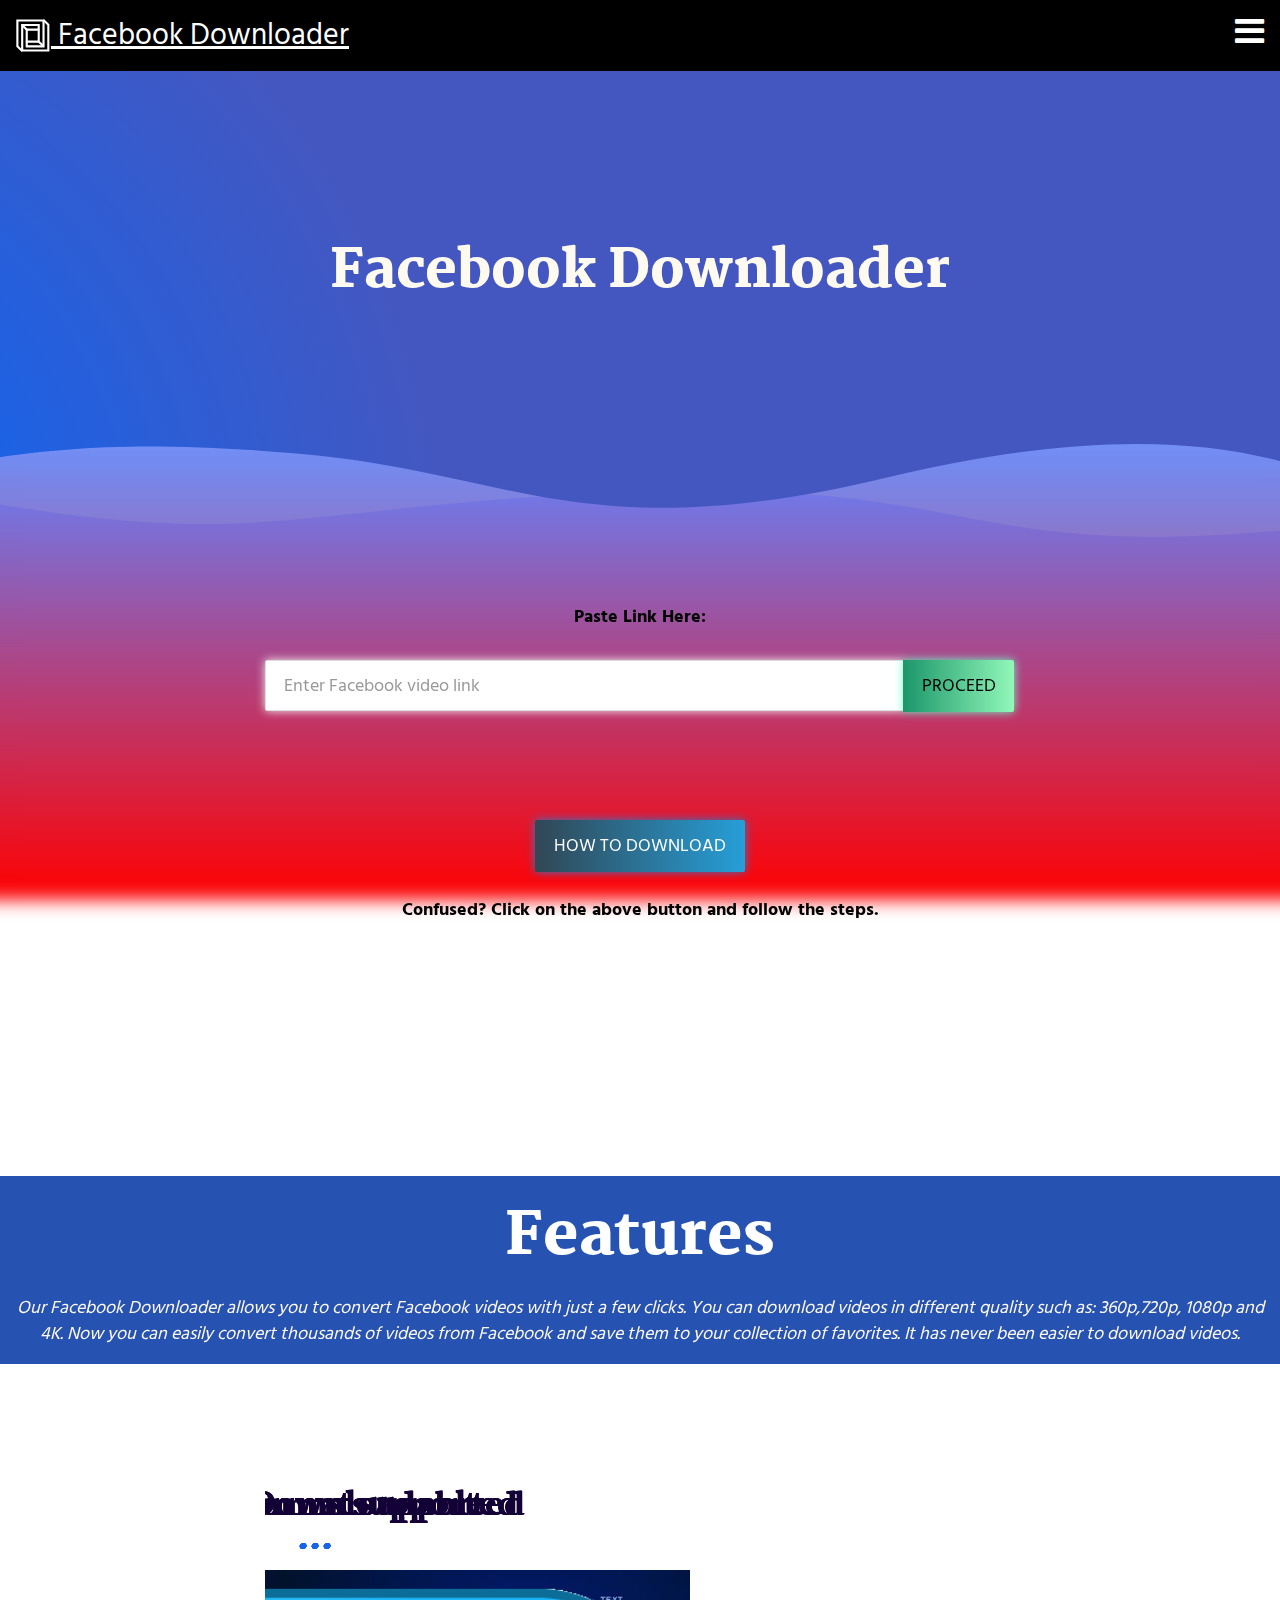
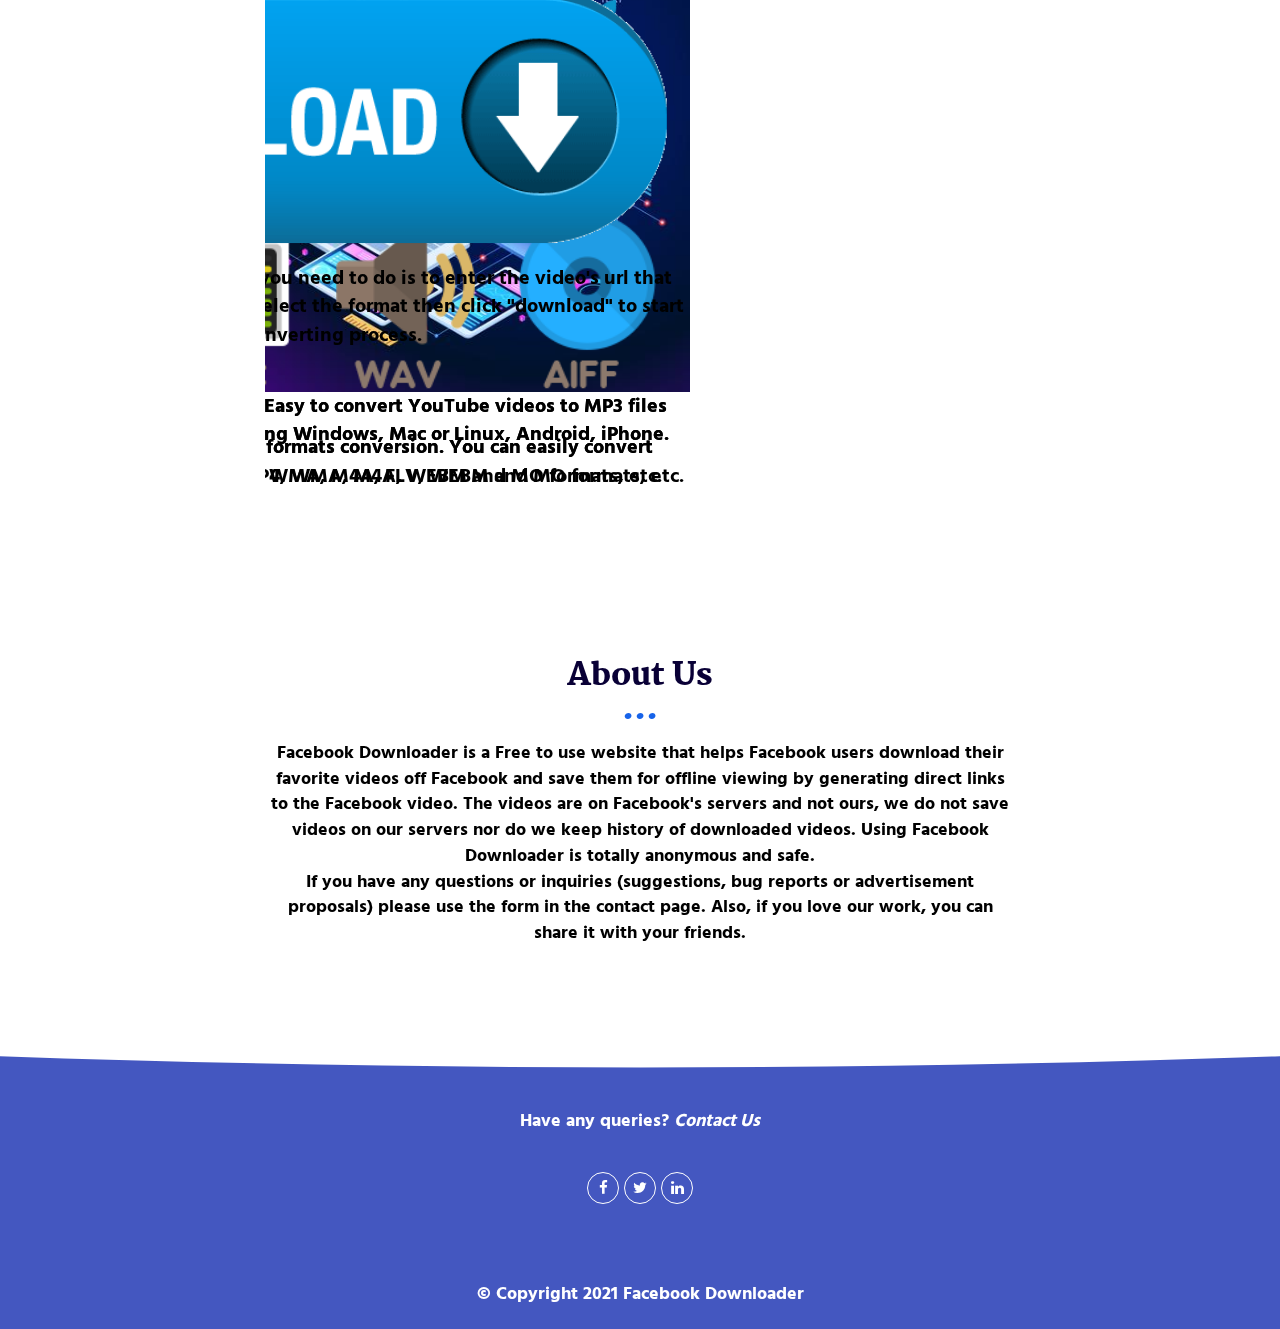
<file: index.html>
<!DOCTYPE html>
<html lang="en">

<head>

  <meta charset="UTF-8">

  <meta content="IE=edge" http-equiv="X-UA-Compatible">


  <meta content="width=device-width,initial-scale=1" name="viewport">
  <meta content="description" name="description">
  <meta name="google" content="notranslate" />
  <meta content="Mashup templates have been developped by Rashmi XD" name="author">


  <meta name="msapplication-tap-highlight" content="no">


  <link rel="apple-touch-icon" sizes="180x180" href="./assets/apple-icon-180x180.png">
  <link href="./assets/favicon.ico" rel="icon">

  <link href="" rel="stylesheet">
  <link href="style.css" rel="stylesheet">

  <script src="https://ajax.googleapis.com/ajax/libs/jquery/3.5.1/jquery.min.js"></script>


  <title>Facebook</title>

  <link href="./main.550dcf66.css" rel="stylesheet">


</head>

<body>

  <header>
    <nav class="navbar-fixed-top">
    <div class="topnav ">

      <a class=" activenav">
        <div>
        <img src="./assets/images/mashup-icon.svg" class="navbar-logo-img" alt="">
        Facebook Downloader
      </div>
      </a>

      <div id="myLinks">

        <a href="#" onclick=" myFunction()">Home</a>
        <a href="#myBtn" onclick=" myFunction()">How to Download</a>
        <a href="#features" onclick="myFunction()">Features</a>

        <a href="#about" onclick="myFunction() " >About Us</a>
      </div>

      <a href="javascript:void(0);" class="icon" onclick="myFunction()">
        <i class="fa fa-bars fa-2x" style="color: white;"></i>
      </a>
    </div>
  </nav>

  </header>




  <div class="hero-full-container background-image-container white-text-container">
    <div class="container">
      <div class="row">
        <br>
        <div class="col-xs-12">
          <h1 style="color:floralwhite; font-size: 2.95em; text-align: center;">Facebook Downloader</h1>

          <br>
        </div>
      </div>
    </div>
  </div>
  <div class="section-container">
    <div class="container">
      <div class="row">
        <div class="col-xs-12 col-md-8 col-md-offset-2">
          <div class="text-center">
            <div class="">

              <div class="card-body">
                <div class="row">
                  <div class="col-md-12">
                    <div class="form-group" style="text-align: center;">

                      <label class="text-weight" style="color: black;"><b>Paste Link Here:</b></label>
                      <br>
                      <br>
                      <div class="input-group " style="text-align: center;">
                        <input type="txt" name="link" id="youtube-id" placeholder="Enter Facebook video link" style="box-shadow: 0 0 10px rgb(243, 243, 243);"
                          class="form-control link" required>
                        <span class="input-group-btn" id="bthide">
                          <button class="btn  btn-block click-btn-down btn-grad1" type="submit"> Proceed</button>

                        </span>
                      </div>

                    </div>
                    <br>


                  </div>
                </div>
                <form class="form-download">
                  <div class="row">
                    <div class="col-md-12">
                      <div id='hide' style="display: none;" class="form-group">
                        <label class="text-weight" style="color: black;"><b>Select Format:</b></label>
                        <br>
                        <br>
                        <select class="form-control formte" required>
                          <option selected disabled>Select Format</option>
                          <option value="mp3">Mp3 Audio</option>
                          <option value="m4a">M4a Audio</option>
                          <option value="360">360 Mp4</option>
                          <option value="480">480 Mp4</option>
                          <option value="720">720 Mp4</option>
                          <option value="1080">1080 Mp4</option>
                          <option value="4k">4k Mp4</option>
                          <option value="8k">8k Mp4</option>
                        </select>
                      </div>
                    </div>
                  </div>
                  <br>
                  <div class="row">
                    <div class="col-md-12">
                      <div class="form-group mt-4 download-video">

                      </div>
                    </div>
                  </div>
                </form>
              </div>
              <br>




              <button type="button" class="btn btn-grad" id="myBtn">How to Download</button>
              <br>
              <br>
              <p style="color: black;"><b>Confused? Click on the above button and follow the steps.</b></p>
            </div>
          </div>

<div id="myModal" class="modal">

  <!-- Modal content -->
<div class="modal-content">

  <div id="myCarousel" class="carousel slide" data-ride="carousel">
    <!-- Indicators -->
    <ol class="carousel-indicators">
      <li data-target="#myCarousel" data-slide-to="0" class="active"></li>
      <li data-target="#myCarousel" data-slide-to="1"></li>
      <li data-target="#myCarousel" data-slide-to="2"></li>
      <li data-target="#myCarousel" data-slide-to="3"></li>
      <li data-target="#myCarousel" data-slide-to="4"></li>

    </ol>
  <div class="modal-body">
    <span class="close">&times;</span>
  <div class="carousel-inner">
    <div class="item active">
      <div style="text-align: center;">
        <h3 style="color: floralwhite;">Step-1</h3>

      </div>
      <img src="./assets/images/s1.PNG" class="centerimg" style="width: 80%;">
      <br>
      <p style="color: rgb(0, 0, 0);"><b>Paste the link of your video in the given place.</b></p>
    </div>

    <div class="item">
      <div style="text-align: center;">
        <h3 style="color: floralwhite;">Step-2</h3>
      </div>
      <img src="./assets/images/s2.PNG" class="centerimg" style="width: 80%;">
      <br>

      <p style="color: rgb(0, 0, 0);"><b>Click on the PROCEED button.</b></p>

    </div>

    <div class="item">
      <div style="text-align: center;">
        <h3  style="color: floralwhite;">Step-3</h3>
      </div>
      <img src="./assets/images/s3.PNG" class="centerimg" style="width: 80%;">
      <br>

      <p  style="color: rgb(0, 0, 0);"> <b>Click on the drop-down arrow & select the format in which you want to download from the drop-down list.</b></p>

    </div>
    <div class="item">
      <div style="text-align: center;">
        <h3 style="color: floralwhite;">Step-4</h3>
      </div>
      <img src="./assets/images/s4.PNG" class="centerimg" style="width: 80%;">
      <br>

      <p style="color: rgb(0, 0, 0);"><b>Click on Download button.</b></p>

    </div>
    <div class="item">
      <div style="text-align: center;">
        <h3 style="color: floralwhite;">Step-5</h3>
      </div>
      <img src="./assets/images/s5.PNG" class="centerimg" style="width: 80%;">
      <br>

      <p style="color: rgb(0, 0, 0);"> <b>Wait for the download bar to load to 100% and then click on Download Now!</b></p>

    </div>
    <br>
    <br>
    <br>
  </div>

</div>


</div>
  </div>
  <!-- <div class="modal-footer">
    <h3>Modal Footer</h3>
  </div> -->
</div>


              </div>


            </div>
          </div>
        </div>
      </div>
    </div>
  </div>





  </div>
  </div>




  <br>
  <br>
  <br>

  <br>

  <br>

  <br>

  <br>


  <div class="about-section">
    <h1 style="color:white;" id=features>Features</h1>
    <p  style="color: floralwhite;"><em>Our Facebook Downloader allows you to convert Facebook videos with just a few clicks. You can download
      videos in different quality such as: 360p,720p, 1080p and 4K. Now you can easily convert thousands of videos
      from Facebook and save them to your collection of favorites. It has never been easier to download videos.</em>

  </div>

  <div class="section-container">
    <div class="container">
      <div class="row">
        <div class="col-xs-12 col-md-8 col-md-offset-2">
          <div class="text-center">
<div class="content-slider">
  <div class="slider">
    <div class="mask">
      <ul>
        <li class="anim1">
          <div ><h2 style="color: rgb(19, 0, 54); text-align: center;">Full platforms supported</h2>
            <img
          src="./assets/images/f1.jpg" style="width:100%">
          </div>
          <div class="source" style="color: rgb(0, 0, 0);"><b>We support all device platforms. Easy to convert YouTube videos to MP3 files regardless of whether you
            are using Windows, Mac or Linux, Android, iPhone.</b</div>
        </li>
        <li class="anim2">
          <div ><h2 style="color: rgb(19, 0, 54); text-align: center;">Full file format supported</h2>
            <img src="./assets/images/f2.png" style="width:100%">
          </div>
          <div class="source" style="color: rgb(0, 0, 0);"><b>We support all video and audio formats conversion. You can easily convert YouTube videos to MP3, 3GP,
            MP4, WMA, M4A, WEBM and MO formats, etc.</b</div>
        </li>
        <li class="anim3">
          <div ><h2 style="color: rgb(19, 0, 54); text-align: center;">Easily Downloadable</h2>
            <img src="./assets/images/f3.png" style="width:100%">
          </div>
          <div class="source" style="color: rgb(0, 0, 0);"><b>No register accounts needed. All you need to do is to enter the video's url that you wish to convert &
            download. Select the format then click "download" to start the converting process.</b</div>
        </li>
         <li class="anim4">
          <div ><h2 style="color: rgb(19, 0, 54); text-align: center;">Full platforms supported</h2>
            <img
          src="./assets/images/f1.jpg" style="width:100%">
          </div>
          <div class="source" style="color: rgb(0, 0, 0);"><b>We support all device platforms. Easy to convert YouTube videos to MP3 files regardless of whether you
            are using Windows, Mac or Linux, Android, iPhone.</b</div>
        </li>
        <li class="anim5">
          <div ><h2 style="color: rgb(19, 0, 54); text-align: center;">Full file format supported</h2>
            <img src="./assets/images/f2.png" style="width:100%">
          </div>
          <div class="source" style="color: rgb(0, 0, 0);"><b>We support all video and audio formats conversion. You can easily convert YouTube videos to MP3, 3GP,
            MP4, WMA, M4A, FLV, WEBM and MO formats, etc.</b</div>
        </li>
        <li class="anim6">
          <div ><h2 style="color: rgb(19, 0, 54); text-align: center;">Easily Downloadable</h2>
            <img src="./assets/images/f3.png" style="width:100%">
          </div>
          <div class="source" style="color: rgb(0, 0, 0);"><b>No register accounts needed. All you need to do is to enter the video's url that you wish to convert &
            download. Select the format then click "download" to start the converting process.</b</div>
        </li>
      </ul>
    </div>
  </div>
</div>
</div>
        </div>
      </div>
    </div>
  </div>


  <div class="section-container">
    <div class="container">
      <div class="row">
        <div class="col-xs-12 col-md-8 col-md-offset-2">
          <div class="text-center">
            <h2 style="color: rgb(9, 0, 54);" id="about">About Us</h2>
            <p style="color: black;">Facebook Downloader is a Free to use website that helps Facebook users download
              their favorite videos off Facebook and save them for offline viewing by generating direct links to the
              Facebook video.

              The videos are on Facebook's servers and not ours, we do not save videos on our servers nor do we keep
              history of downloaded videos. Using Facebook Downloader is totally anonymous and safe.
              <br>
              If you have any questions or inquiries (suggestions, bug reports or advertisement proposals) please use
              the form in the contact page.

              Also, if you love our work, you can share it with your friends.
            </p>

          </div>
        </div>
      </div>
    </div>
  </div>


  <footer class="footer-container white-text-container" style="padding-bottom: 10px;">
    <div class="container">
      <div class="row">






            <div class="col-xs-12" style="text-align: center;">
              <p>Have any queries? <a href="./contact.html"><em>Contact Us</em></a>
               </p>
              <br>
                <a href="https://facebook.com/" class="social-round-icon white-round-icon fa-icon" title="">
                  <i class="fa fa-facebook" aria-hidden="true"></i>
                </a>
                <a href="https://twitter.com/" class="social-round-icon white-round-icon fa-icon" title="">
                  <i class="fa fa-twitter" aria-hidden="true"></i>
                </a>
                <a href="https://www.linkedin.com/" class="social-round-icon white-round-icon fa-icon" title="">
                  <i class="fa fa-linkedin" aria-hidden="true"></i>
                </a>


            </div>








      </div>
    </div>
<br>
<br>
<br>


    <p style="text-align: center; color: white; ">&copy; Copyright 2021 Facebook Downloader</p>
  </footer>

  <script>
    document.addEventListener("DOMContentLoaded", function (event) {
      navActivePage();
      scrollRevelation('.reveal');
    });
  </script>

  <script type="text/javascript" src="./main.0cf8b554.js"></script>


  <!-- <script type="text/javascript">
    $(".click-btn-down").click(function () {
      var link = $(".link").val();
      var fromate = $(".formte").children("option:selected").val();
      var src = "" + link + "=" + fromate + "";
      downloadVideo(link, fromate);
    });
    function downloadVideo(link, fromate) {
      $('.download-video').html('<iframe style="width:100%;height:60px;border:0;overflow:hidden;" scrolling="no" src="https://loader.to/api/button/?url=' + link + '&f=' + fromate + '"></iframe>');
    }
  </script> -->



  <script type="text/javascript">
  $('#youtube-id').on('change', function () {
  document.getElementById("hide").style.display = "block";
  document.getElementById("a").style.display = "block";

});
    $("#hide").click(function(){

    $('#hide option').each(function() {
    if($(this).is(':selected')) {
      var link = $(".link").val();
      var fromate = $(".formte").children("option:selected").val();
      var src =""+link+"="+fromate+"";
       downloadVideo(link,fromate);
      }
    function downloadVideo(link,fromate) {
        $('.download-video').html('<iframe style="width:100%;height:60px;border:0;overflow:hidden;" scrolling="no" src="https://loader.to/api/button/?url='+link+'&f='+fromate+'"></iframe>');
     document.getElementById("aa").style.display = "block"; }
  }); });

  </script>
 <script>
</script>


  <script>
    document.addEventListener("DOMContentLoaded", function (event) {
      navbarFixedTopAnimation();
    });
  </script>

  <script>
    // Get the modal
    var modal = document.getElementById("myModal");

    // Get the button that opens the modal
    var btn = document.getElementById("myBtn");

    // Get the <span> element that closes the modal
    var span = document.getElementsByClassName("close")[0];

    // When the user clicks on the button, open the modal
    btn.onclick = function () {
      modal.style.display = "block";
    }

    // When the user clicks on <span> (x), close the modal
    span.onclick = function () {
      modal.style.display = "none";
    }

    // When the user clicks anywhere outside of the modal, close it
    window.onclick = function (event) {
      if (event.target == modal) {
        modal.style.display = "none";
      }
    }
  </script>
 


<script>
  function myFunction() {
  var x = document.getElementById("myLinks");
  if (x.style.display === "block") {
    x.style.display = "none";
  } else {
    x.style.display = "block";
  }
}
</script>



<!-- <script>
  var slideIndex = 0;
  showSlides();

  function showSlides() {
    var i;
    var slides = document.getElementsByClassName("mySlides");
    var dots = document.getElementsByClassName("dot");
    for (i = 0; i < slides.length; i++) {
      slides[i].style.display = "none";
    }
    slideIndex++;
    if (slideIndex > slides.length) {slideIndex = 1}
    for (i = 0; i < dots.length; i++) {
      dots[i].className = dots[i].className.replace(" active", "");
    }
    slides[slideIndex-1].style.display = "block";
    dots[slideIndex-1].className += " active";
    setTimeout(showSlides, 2000);
  }
  </script> -->



</body>

</html>
</file>
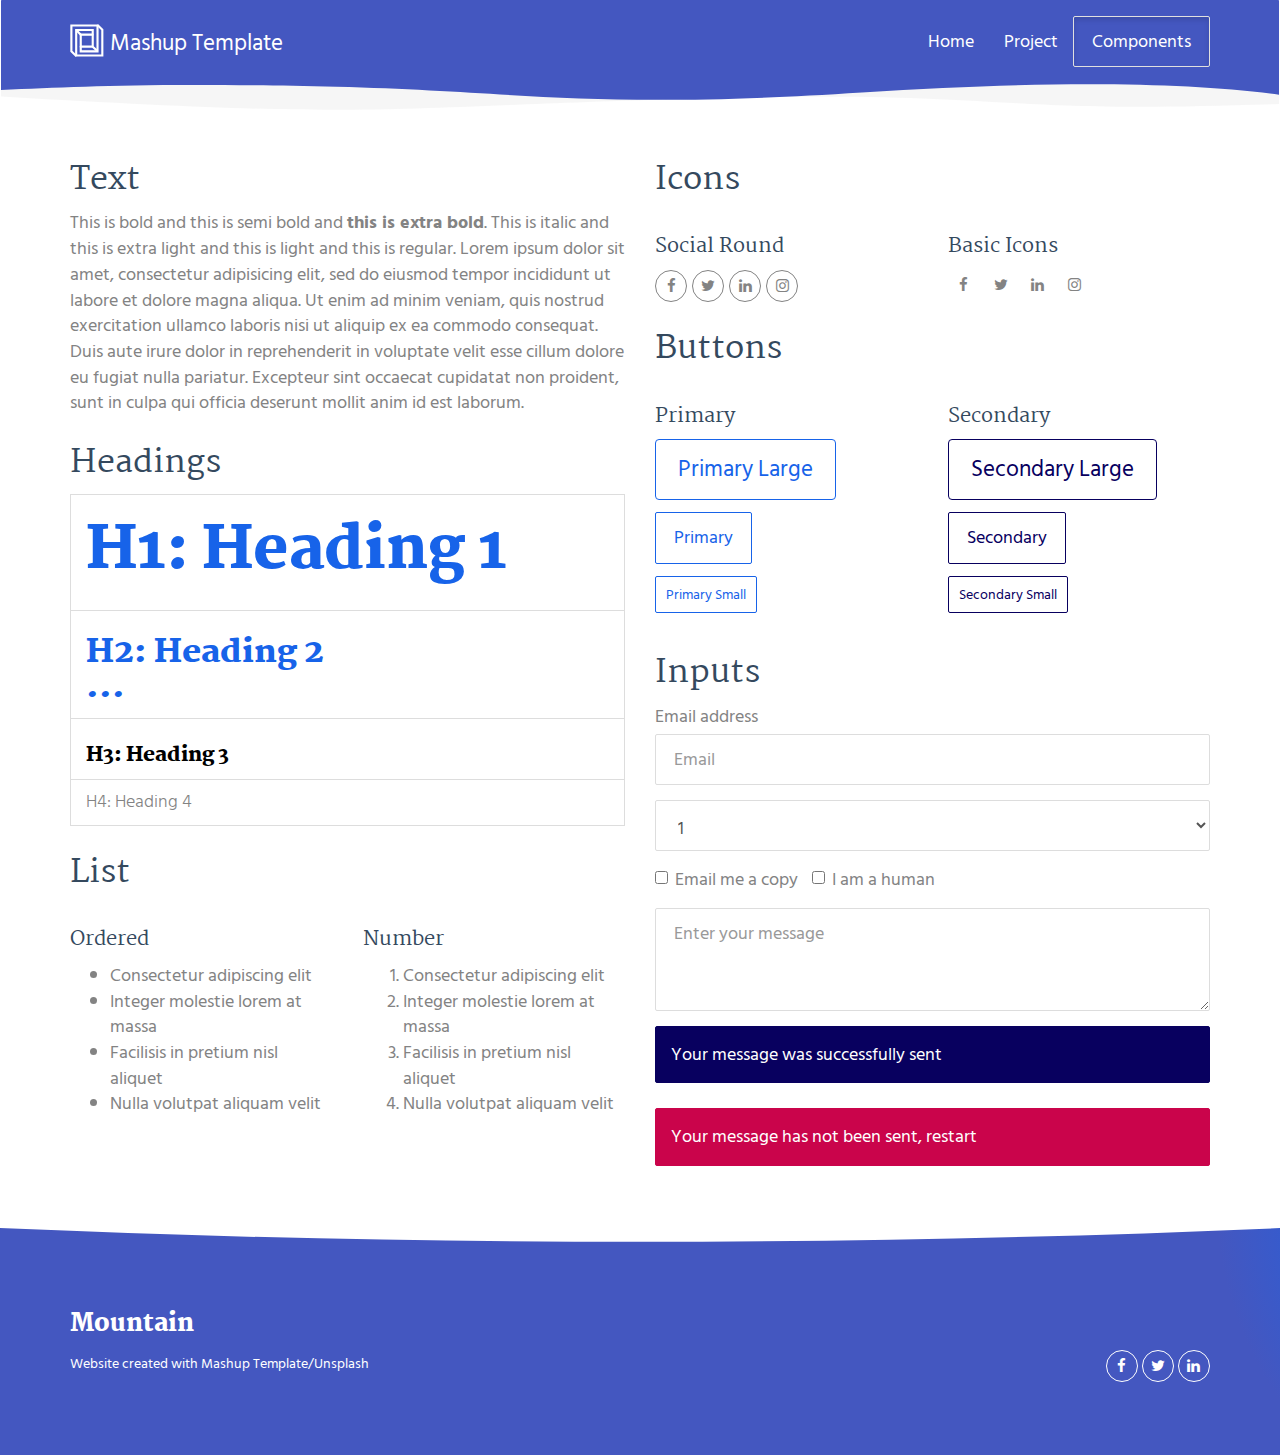
<file: components.html>
<!DOCTYPE html>
<html lang="en">

<head>
  <meta charset="UTF-8">
  <meta content="IE=edge" http-equiv="X-UA-Compatible">
  <meta content="width=device-width,initial-scale=1" name="viewport">
  <meta content="description" name="description">
  <meta name="google" content="notranslate" />
  <meta content="Mashup templates have been developped by Orson.io team" name="author">

  <!-- Disable tap highlight on IE -->
  <meta name="msapplication-tap-highlight" content="no">
  
  
  <link rel="apple-touch-icon" sizes="180x180" href="./assets/apple-icon-180x180.png">
  <link href="./assets/favicon.ico" rel="icon">

  <link href="" rel="stylesheet">


  <title>Title page</title>

<link href="./main.550dcf66.css" rel="stylesheet"></head>

<body> <!-- Add your content of header -->
<header>
  <nav class="navbar navbar-default active">
    <div class="container">
      <div class="navbar-header">
        <button type="button" class="navbar-toggle collapsed" data-toggle="collapse" data-target="#navbar-collapse" aria-expanded="false">
          <span class="sr-only">Toggle navigation</span>
          <span class="icon-bar"></span>
          <span class="icon-bar"></span>
          <span class="icon-bar"></span>
        </button>
        <a class="navbar-brand" href="./index.html" title="">
          <img src="./assets/images/mashup-icon.svg" class="navbar-logo-img" alt="">
          Mashup Template
        </a>
      </div>

      <div class="collapse navbar-collapse" id="navbar-collapse">
        <ul class="nav navbar-nav navbar-right">
          <li><a href="./index.html" title="">Home</a></li>
          <li><a href="./project.html" title="">Project</a></li>
          <li>
            <p>
              <a href="./components.html" class="btn btn-default navbar-btn" title="">Components</a>
            </p>
          </li>

        </ul>
      </div> 
    </div>
  </nav>
</header>

<!-- Add your site or app content here -->
  <div class="container">
    <div class="row">
      <div class="col-xs-12 col-md-6">

        <div class="template-example">
          <h2 class="template-title-example">Text</h2>
          <p>This is bold and this is semi bold and <b>this is extra bold</b>. This is italic and this is extra light and this is light
          and this is regular. Lorem ipsum dolor sit amet, consectetur adipisicing elit, sed do eiusmod
          tempor incididunt ut labore et dolore magna aliqua. Ut enim ad minim veniam,
          quis nostrud exercitation ullamco laboris nisi ut aliquip ex ea commodo
          consequat. Duis aute irure dolor in reprehenderit in voluptate velit esse
          cillum dolore eu fugiat nulla pariatur. Excepteur sint occaecat cupidatat non
          proident, sunt in culpa qui officia deserunt mollit anim id est laborum.
          </p>
        </div>

        <div class="template-example">
          <h2 class="template-title-example">Headings</h2>
          
          <table class="table table-bordered">
            <tr><td><h1>H1: Heading 1</h1></td></tr>
            <tr><td><h2>H2: Heading 2</h2></td></tr>
            <tr><td><h3>H3: Heading 3</h3></td></tr>
            <tr><td><h4>H4: Heading 4</h4></td></tr>
          </table>
        </div>

        <div class="template-example">
          <h2 class="template-title-example">List</h2>
          <div class="row">
            <div class="col-md-6">
              <h3 class="template-title-example">Ordered</h3>
              <ul>
                <li>Consectetur adipiscing elit</li>
                <li>Integer molestie lorem at massa</li>
                <li>Facilisis in pretium nisl aliquet</li>
                <li>Nulla volutpat aliquam velit</li>
              </ul>
            </div>
            <div class="col-md-6">
              <h3 class="template-title-example">Number</h3>
              <ol>
                <li>Consectetur adipiscing elit</li>
                <li>Integer molestie lorem at massa</li>
                <li>Facilisis in pretium nisl aliquet</li>
                <li>Nulla volutpat aliquam velit</li>
              </ol>
            </div>
          </div>
        </div>

        
      </div>

      <div class="col-xs-12 col-md-6">
        <div class="template-example">
          <h2 class="template-title-example">Icons</h2>
          
          <div class="row">
            <div class="col-md-6">
              <h3 class="template-title-example">Social Round</h2>
              <ul class="list-icons">
                <li>
                  <a href="" class="social-round-icon fa-icon">
                    <i class="fa fa-facebook"></i>
                  </a>
                </li>
                <li>
                  <a href="" class="social-round-icon fa-icon">
                    <i class="fa fa-twitter"></i>
                  </a>
                </li>
                <li>
                  <a href="" class="social-round-icon fa-icon">
                    <i class="fa fa-linkedin"></i>
                  </a>
                </li>
                <li>
                  <a href="" class="social-round-icon fa-icon">
                    <i class="fa fa-instagram"></i>
                  </a>
                </li>
              </ul>
            </div>
            <div class="col-md-6">
               <h3 class="template-title-example">Basic Icons</h2>
                <ul class="list-icons">
                  <li>
                    <span class="fa-icon">
                      <i class="fa fa-facebook"></i>
                    </span>
                  </li>
                  <li>
                    <span class="fa-icon">
                      <i class="fa fa-twitter"></i>
                    </span>
                  </li>
                  <li>
                    <span class="fa-icon">
                      <i class="fa fa-linkedin"></i>
                    </span>
                  </li>
                  <li>
                    <span class="fa-icon">
                      <i class="fa fa-instagram"></i>
                    </span>
                  </li>
                </ul>
            </div>

          </div>


          


        </div>

        <div class="template-example">
          <h2 class="template-title-example">Buttons</h2>
          <div class="row">
            <div class="col-md-6">
              <h3 class="template-title-example">Primary</h2>
              <div class="row">
                  <div class="col-md-6">
                  <p><a href="" class="btn btn-primary btn-lg">Primary Large</a></p>
                  <p><a href="" class="btn btn-primary">Primary </a></p>
                  <p><a href="" class="btn btn-primary btn-sm">Primary Small</a></p>
                </div>
              </div>

            </div>

            <div class="col-md-6">
              <h3 class="template-title-example">Secondary</h2>
              <div class="row">
                  <div class="col-md-6">
                  <p><a href="" class="btn btn-info btn-lg">Secondary Large</a></p>
                  <p><a href="" class="btn btn-info">Secondary </a></p>
                  <p><a href="" class="btn btn-info btn-sm">Secondary Small</a></p>
                </div>
              </div>
            </div>
          </div>
        </div>
        
        <div class="template-example">
          <h2 class="template-title-example">Inputs</h2>

            <div class="form-group">
              <label for="exampleInputEmail1">Email address</label>
              <input type="email" class="form-control" id="exampleInputEmail1" placeholder="Email">
            </div>

            <div class="form-group">
              <select class="form-control">
                <option>1</option>
                <option>2</option>
                <option>3</option>
                <option>4</option>
                <option>5</option>
              </select>
            </div>

            <div class="form-group">
              <label class="checkbox-inline">
                <input 
                type="checkbox" id="inlineCheckbox1" value="option1"> Email me a copy
              </label>
              <label class="checkbox-inline">
                <input type="checkbox" id="inlineCheckbox2" value="option2"> I am a human
              </label>
            </div>

            <div class="form-group">
              <textarea class="form-control" rows="3" placeholder="Enter your message"></textarea>
            </div>
            
            <div class="alert alert-success" role="alert">Your message was successfully sent</div>
            <div class="alert alert-danger" role="alert">Your message has not been sent, restart</div>
        </div>




      </div>
    </div>
  </div>

<footer class="footer-container white-text-container">
  <div class="container">
    <div class="row">

     
      <div class="col-xs-12">
        <h3>Mountain</h3>

        <div class="row">
          <div class="col-xs-12 col-sm-7">
            <p><small>Website created with <a href="http://www.mashup-template.com/" title="Create website with free html template">Mashup Template</a>/<a href="https://www.unsplash.com/" title="Beautiful Free Images">Unsplash</a></small>
            </p>
          </div>
          <div class="col-xs-12 col-sm-5">
            <p class="text-right">
              <a href="https://facebook.com/" class="social-round-icon white-round-icon fa-icon" title="">
                <i class="fa fa-facebook" aria-hidden="true"></i>
              </a>
              <a href="https://twitter.com/" class="social-round-icon white-round-icon fa-icon" title="">
                <i class="fa fa-twitter" aria-hidden="true"></i>
              </a>
              <a href="https://www.linkedin.com/" class="social-round-icon white-round-icon fa-icon" title="">
                <i class="fa fa-linkedin" aria-hidden="true"></i>
              </a>
            </p>
          </div>
        </div>
        
        
      </div>
    </div>
  </div>
</footer>

<script>
  document.addEventListener("DOMContentLoaded", function (event) {
    navActivePage();
    scrollRevelation('.reveal');
  });
</script>

<!-- Google Analytics: change UA-XXXXX-X to be your site's ID 

<script>
  (function (i, s, o, g, r, a, m) {
    i['GoogleAnalyticsObject'] = r; i[r] = i[r] || function () {
      (i[r].q = i[r].q || []).push(arguments)
    }, i[r].l = 1 * new Date(); a = s.createElement(o),
      m = s.getElementsByTagName(o)[0]; a.async = 1; a.src = g; m.parentNode.insertBefore(a, m)
  })(window, document, 'script', '//www.google-analytics.com/analytics.js', 'ga');
  ga('create', 'UA-XXXXX-X', 'auto');
  ga('send', 'pageview');
</script>

--> <script type="text/javascript" src="./main.0cf8b554.js"></script></body>

</html>
</file>
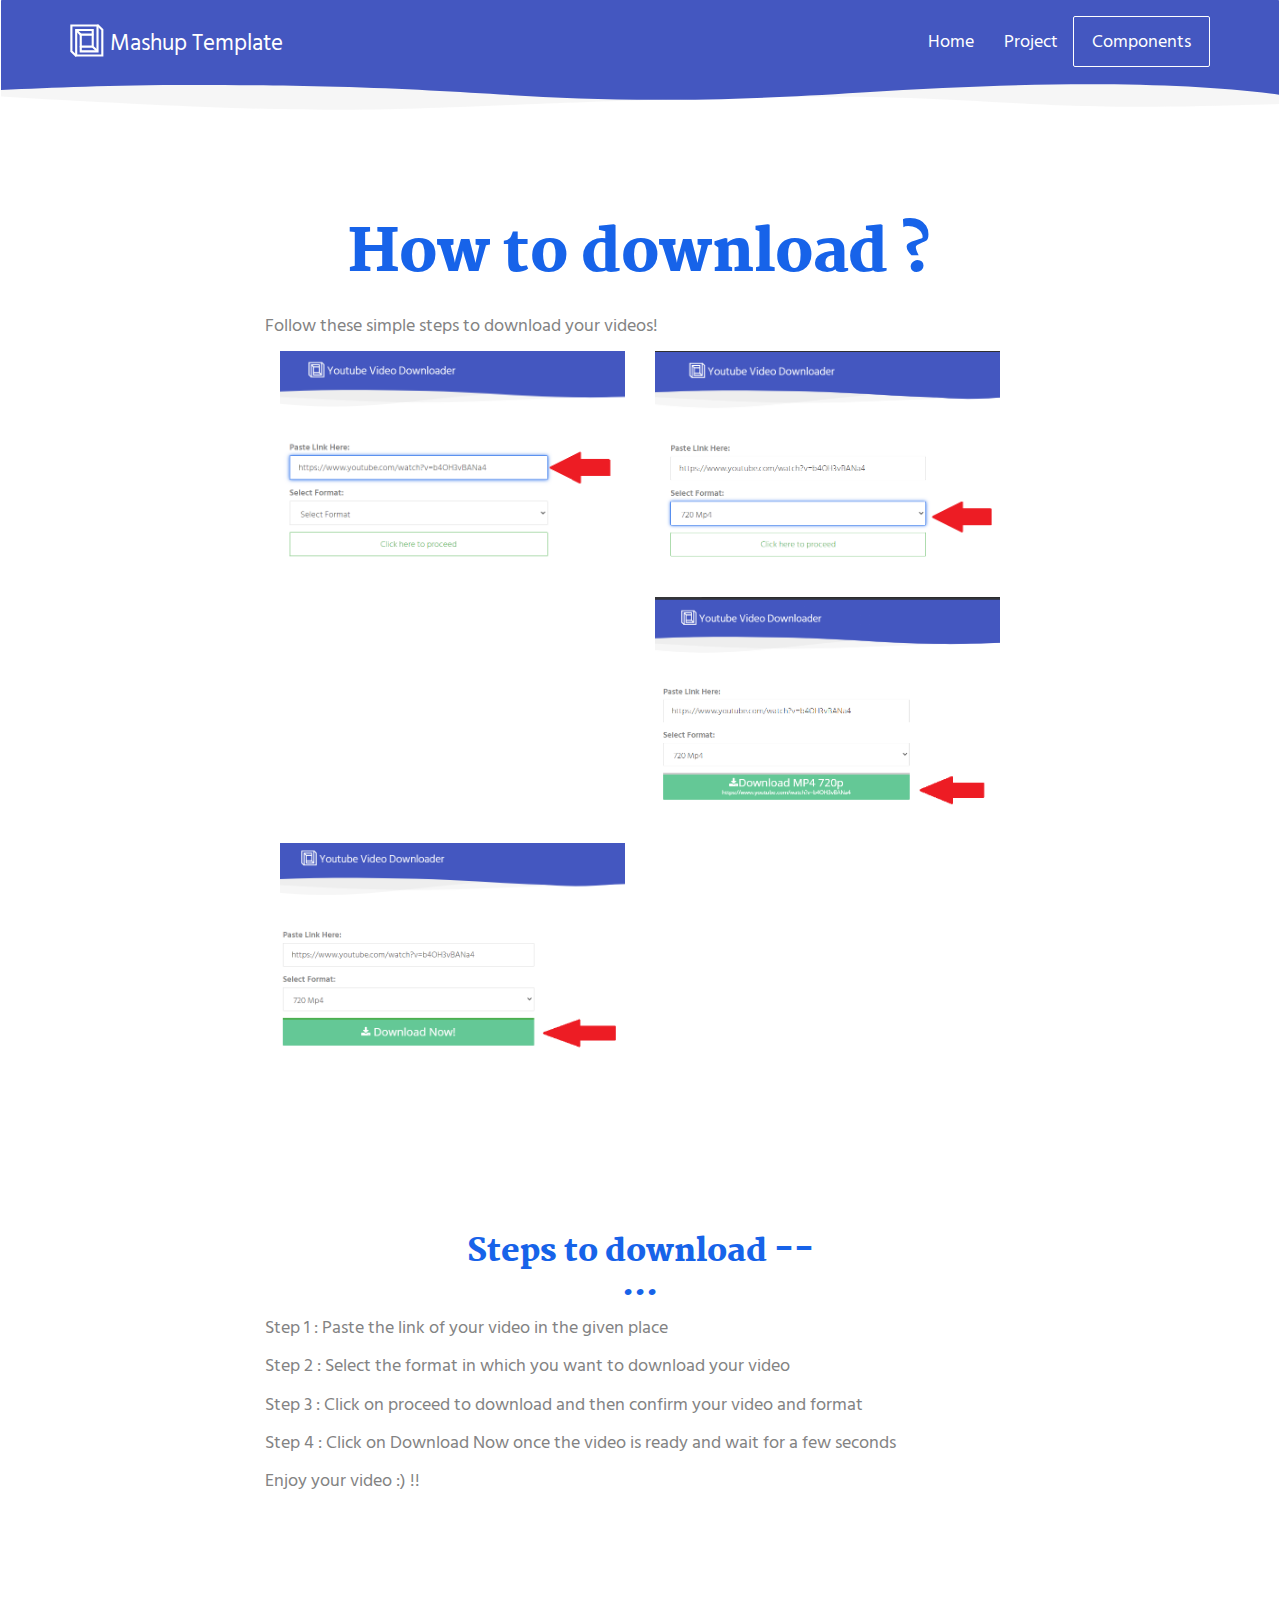
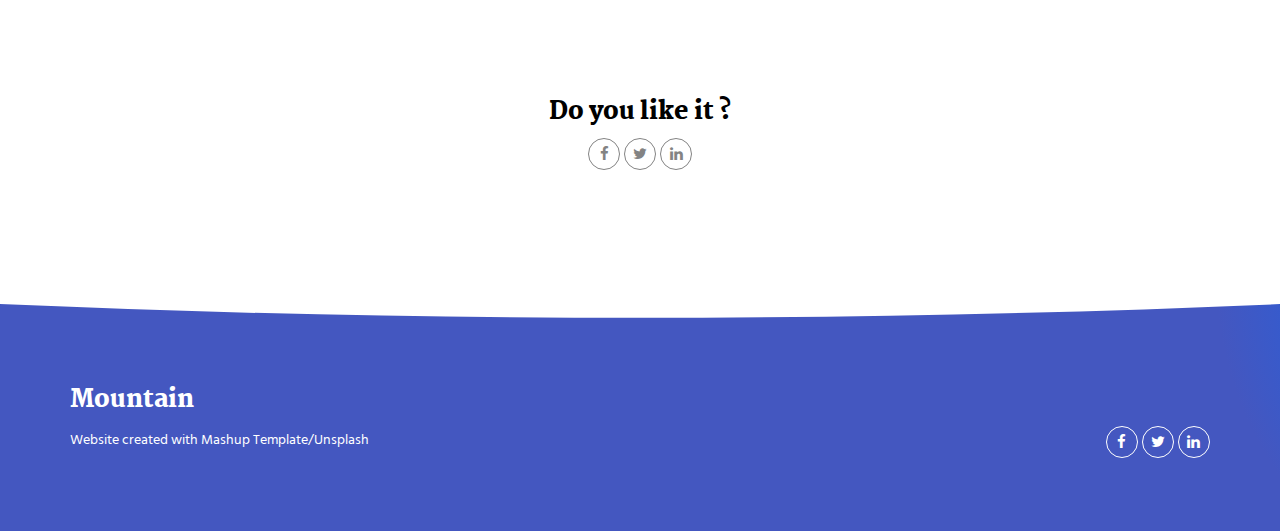
<file: project.html>
<!DOCTYPE html>
<html lang="en">

<head>
  <meta charset="UTF-8">
  <meta content="IE=edge" http-equiv="X-UA-Compatible">
  <meta content="width=device-width,initial-scale=1" name="viewport">
  <meta content="description" name="description">
  <meta name="google" content="notranslate" />
  <meta content="Mashup templates have been developped by Orson.io team" name="author">

  <!-- Disable tap highlight on IE -->
  <meta name="msapplication-tap-highlight" content="no">
  
  
  <link rel="apple-touch-icon" sizes="180x180" href="./assets/apple-icon-180x180.png">
  <link href="./assets/favicon.ico" rel="icon">

  <link href="" rel="stylesheet">


  <title>Title page</title>

<link href="./main.550dcf66.css" rel="stylesheet"></head>

<body> <!-- Add your content of header -->
<header>
  <nav class="navbar navbar-default active">
    <div class="container">
      <div class="navbar-header">
        <button type="button" class="navbar-toggle collapsed" data-toggle="collapse" data-target="#navbar-collapse" aria-expanded="false">
          <span class="sr-only">Toggle navigation</span>
          <span class="icon-bar"></span>
          <span class="icon-bar"></span>
          <span class="icon-bar"></span>
        </button>
        <a class="navbar-brand" href="./index.html" title="">
          <img src="./assets/images/mashup-icon.svg" class="navbar-logo-img" alt="">
          Mashup Template
        </a>
      </div>

      <div class="collapse navbar-collapse" id="navbar-collapse">
        <ul class="nav navbar-nav navbar-right">
          <li><a href="./index.html" title="">Home</a></li>
          <li><a href="./project.html" title="">Project</a></li>
          <li>
            <p>
              <a href="./components.html" class="btn btn-default navbar-btn" title="">Components</a>
            </p>
          </li>

        </ul>
      </div> 
    </div>
  </nav>
</header>

<div class="section-container">
    <div class="container">
      <div class="row">
        <div class="col-xs-12 col-md-8 col-md-offset-2">
          <h1 class="text-center">How to download ?</h1>
          <p>Follow these simple steps to download your videos!</p>
          
         

          
            <div class="col-xs-6">
              <img src="./assets/images/pasteLink.png" alt="" class="img-responsive reveal-content" data-action="zoom">
            </div>
            <div class="col-xs-6">
              <img src="./assets/images/Format.png" alt="" class="img-responsive reveal-content" data-action="zoom">
            </div>
            <div class="col-xs-6">
              <img src="./assets/images/check.png" alt="" class="img-responsive reveal-content" data-action="zoom">
            </div>
            <div class="col-xs-6">
              <img src="./assets/images/Download.png" alt="" class="img-responsive reveal-content" data-action="zoom">
            </div>
          
       </div>
      </div>
    </div>
  </div>

  <div class="section-container">
    <div class="container">
      <div class="row section-container-spacer">
        <div class="col-xs-12 col-md-8 col-md-offset-2">
          <h2 class="text-center">Steps to download --</h2>
          <div class="section-container-spacer">
            <p>Step 1 : Paste the link of your video in the given place</p>
            <p>Step 2 : Select the format in which you want to download your video</p>
            <p>Step 3 : Click on proceed to download and then confirm your video and format</p>
            <p>Step 4 : Click on Download Now once the video is ready and wait for a few seconds</p>
            <p></p>
            <p>Enjoy your video :) !! </p>
          </div>  
          
        </div>  
      </div>
    </div>
  </div>

  <div class="section-container">
    <div class="container text-center">
      <div class="row section-container-spacer">
        <div class="col-xs-12 col-md-12">
          
          <h3>Do you like it ?</h3>
          <p>
            <a href="https://facebook.com/" class="social-round-icon fa-icon" title="">
              <i class="fa fa-facebook" aria-hidden="true"></i>
            </a>
            <a href="https://twitter.com/" class="social-round-icon fa-icon" title="">
              <i class="fa fa-twitter" aria-hidden="true"></i>
            </a>
            <a href="https://www.linkedin.com/" class="social-round-icon fa-icon" title="">
              <i class="fa fa-linkedin" aria-hidden="true"></i>
            </a>
          </p>
        </div>  
      </div>
    
    </div>
  </div>

<footer class="footer-container white-text-container">
  <div class="container">
    <div class="row">

     
      <div class="col-xs-12">
        <h3>Mountain</h3>

        <div class="row">
          <div class="col-xs-12 col-sm-7">
            <p><small>Website created with <a href="http://www.mashup-template.com/" title="Create website with free html template">Mashup Template</a>/<a href="https://www.unsplash.com/" title="Beautiful Free Images">Unsplash</a></small>
            </p>
          </div>
          <div class="col-xs-12 col-sm-5">
            <p class="text-right">
              <a href="https://facebook.com/" class="social-round-icon white-round-icon fa-icon" title="">
                <i class="fa fa-facebook" aria-hidden="true"></i>
              </a>
              <a href="https://twitter.com/" class="social-round-icon white-round-icon fa-icon" title="">
                <i class="fa fa-twitter" aria-hidden="true"></i>
              </a>
              <a href="https://www.linkedin.com/" class="social-round-icon white-round-icon fa-icon" title="">
                <i class="fa fa-linkedin" aria-hidden="true"></i>
              </a>
            </p>
          </div>
        </div>
        
        
      </div>
    </div>
  </div>
</footer>

<script>
  document.addEventListener("DOMContentLoaded", function (event) {
    navActivePage();
    scrollRevelation('.reveal');
  });
</script>

<!-- Google Analytics: change UA-XXXXX-X to be your site's ID 

<script>
  (function (i, s, o, g, r, a, m) {
    i['GoogleAnalyticsObject'] = r; i[r] = i[r] || function () {
      (i[r].q = i[r].q || []).push(arguments)
    }, i[r].l = 1 * new Date(); a = s.createElement(o),
      m = s.getElementsByTagName(o)[0]; a.async = 1; a.src = g; m.parentNode.insertBefore(a, m)
  })(window, document, 'script', '//www.google-analytics.com/analytics.js', 'ga');
  ga('create', 'UA-XXXXX-X', 'auto');
  ga('send', 'pageview');
</script>

--> <script type="text/javascript" src="./main.0cf8b554.js"></script></body>

</html>
</file>
<file: style.css>
body {
  /* background-image:linear-gradient(to right top, #000f27, #243756, #4b638b, #7392c3, #9ec5ff); */
  background-color: #FFFFFF;
background-image: linear-gradient(180deg, #FFFFFF 0%, #6284FF 50%, #FF0000 100%);
/* background-color: #D9AFD9; */
/* background-image: linear-gradient(0deg, #D9AFD9 0%, #97D9E1 100%); */

  /* background-color: #d3d3d3 !important; */
  background-repeat: no-repeat;
  background-size: cover;
  background-attachment: fixed;
  backdrop-filter: blur(9px);
  min-height: 100%;
  position: relative;

  /* filter: blur(8px);
   -webkit-filter: blur(8px);  */
   }



header {
  position: absolute;
  top: 0;
  left: 0;
  width: 100%;
  height: 9px !important;
  background: #000000;
  margin: 0 auto;
  text-align: center;
  color: #f9f9f9;
  z-index: 1;
}
::placeholder {
  color: #212121;
}


/* html,
body {
  font-family: 'Droid Serif', serif;
}

h1 {
  font-size: 60px;
  text-align: center;
} */

.content-slider {
  width: 100%;
  height: 100%;
}

.slider {
  height: 100 !important;
  /* width: 100; */
  margin: 40px auto 0;
  overflow: hidden;
  position: relative;
}

.mask {
  overflow: hidden;
  height: 650px;
}

.slider ul {
  margin: 0;
  padding: 0;
  position: relative;
}

.slider li {
  width: 100%;
  height: 100%;
  position: absolute;
  left: -325px;
  list-style: none;
}

.slider .quote {
  font-size: 40px;
  font-style: italic;
}

.slider .source {
  font-size: 20px;
  text-align: center;
}

.slider li.anim1 {
  animation: cycle 15s linear infinite;
}

.slider li.anim2 {
  animation: cycle2 15s linear infinite;
}

.slider li.anim3 {
  animation: cycle3 15s linear infinite;
}

.slider li.anim4 {
  animation: cycle4 15s linear infinite;
}

.slider li.anim5 {
  animation: cycle5 15s linear infinite;
}

.slider li.anim6 {
  animation: cycle6 15s linear infinite;
}

.slider:hover li {
  animation-play-state: paused;
}

@keyframes cycle {
  0% {
    left: 0px;
  }
  4% {
    left: 0px;
  }
  16% {
    left: 0px;
    opacity: 1;
    z-index: 0;
  }
  20% {
    left: 325px;
    opacity: 0;
    z-index: 0;
  }
  21% {
    left: -325px;
    opacity: 0;
    z-index: -1;
  }
  50% {
    left: -325px;
    opacity: 0;
    z-index: -1;
  }
  92% {
    left: -325px;
    opacity: 0;
    z-index: 0;
  }
  96% {
    left: -325px;
    opacity: 0;
  }
  100% {
    left: 0px;
    opacity: 1;
  }
}

@keyframes cycle2 {
  0% {
    left: -325px;
    opacity: 0;
  }
  16% {
    left: -325px;
    opacity: 0;
  }
  20% {
    left: 0px;
    opacity: 1;
  }
  24% {
    left: 0px;
    opacity: 1;
  }
  36% {
    left: 0px;
    opacity: 1;
    z-index: 0;
  }
  40% {
    left: 325px;
    opacity: 0;
    z-index: 0;
  }
  41% {
    left: -325px;
    opacity: 0;
    z-index: -1;
  }
  100% {
    left: -325px;
    opacity: 0;
    z-index: -1;
  }
}

@keyframes cycle3 {
  0% {
    left: -325px;
    opacity: 0;
  }
  36% {
    left: -325px;
    opacity: 0;
  }
  40% {
    left: 0px;
    opacity: 1;
  }
  44% {
    left: 0px;
    opacity: 1;
  }
  56% {
    left: 0px;
    opacity: 1;
    z-index: 0;
  }
  60% {
    left: 325px;
    opacity: 0;
    z-index: 0;
  }
  61% {
    left: -325px;
    opacity: 0;
    z-index: -1;
  }
  100% {
    left: -325px;
    opacity: 0;
    z-index: -1;
  }
}

@keyframes cycle4 {
  0% {
    left: -325px;
    opacity: 0;
  }
  56% {
    left: -325px;
    opacity: 0;
  }
  60% {
    left: 0px;
    opacity: 1;
  }
  64% {
    left: 0px;
    opacity: 1;
  }
  76% {
    left: 0px;
    opacity: 1;
    z-index: 0;
  }
  80% {
    left: 325px;
    opacity: 0;
    z-index: 0;
  }
  81% {
    left: -325px;
    opacity: 0;
    z-index: -1;
  }
  100% {
    left: -325px;
    opacity: 0;
    z-index: -1;
  }
}

@keyframes cycle5 {
  0% {
    left: -325px;
    opacity: 0;
  }
  76% {
    left: -325px;
    opacity: 0;
  }
  80% {
    left: 0px;
    opacity: 1;
  }
  84% {
    left: 0px;
    opacity: 1;
  }
  96% {
    left: 0px;
    opacity: 1;
    z-index: 0;
  }
  100% {
    left: 325px;
    opacity: 0;
    z-index: 0;
  }
}

@keyframes cycle6 {
  0% {
    left: -325px;
    opacity: 0;
  }
  36% {
    left: -325px;
    opacity: 0;
  }
  40% {
    left: 0px;
    opacity: 1;
  }
  44% {
    left: 0px;
    opacity: 1;
  }
  56% {
    left: 0px;
    opacity: 1;
    z-index: 0;
  }
  60% {
    left: 325px;
    opacity: 0;
    z-index: 0;
  }
  61% {
    left: -325px;
    opacity: 0;
    z-index: -1;
  }
  100% {
    left: -325px;
    opacity: 0;
    z-index: -1;
  }
}





/* .modal {
  display: none; 
  position: fixed; 
  z-index: 2; 
  top: 50%;
  left: 50%;
  bottom: 0%;
  transform: translate(-50%, -50%);
  width: 100%; 
  
  height: 100%; 
  overflow: auto; 
  background-color: rgb(65, 44, 184); 
  background-color: rgba(0,0,0,0.4); 
  
}

.close {
  color: rgb(0, 0, 0) !important;
  float: right;

  font-weight: bold;
}
.card {
  z-index: 0 !important;
}
.close:hover,
.close:focus {
  color: black;
  text-decoration: none;
  cursor: pointer;
}

.modal-header {
  padding: 2px 16px;
  background-color: #7e7cff;
  color: rgb(255, 244, 244);
  
}


.modal-body {padding: 0px 16px 2px 16px;}

.modal-footer {
  padding: 2px 16px;
  background-color: #ffffff;
  color: white;
}


.modal-content {
  position: relative;
  
  background-image: linear-gradient(to top, #30cfd0 0%, #330867 100%);
  margin: auto;
  
  border: 1px solid rgb(0, 0, 0);
  width: 70%;
  box-shadow: 0 4px 8px 0 rgba(0,0,0,0.2),0 6px 20px 0 rgba(0,0,0,0.19);
  animation-name: animatetop;
  animation-duration: 0.4s
} */


.modal {
  display: none; /* Hidden by default */
  position: fixed; /* Stay in place */
  z-index: 2; /* Sit on top */
  top: 63%;
  left: 50%;
  bottom: 0%;
  transform: translate(-50%, -50%);
  width: 100%; /* Full width */
  height: 100%; /* Full height */
  overflow: auto; /* Enable scroll if needed */
  background-color: rgb(0,0,0); /* Fallback color */
  background-color: rgba(0,0,0,0.4); /* Black w/ opacity */
}

/* Modal Content/Box */
.modal-content {
  background-image: linear-gradient(to top, #30cfd0 0%, #330867 100%);
  margin: 15% auto; /* 15% from the top and centered */
  padding: 20px;
  border: 1px solid #888;
  width: 80%; /* Could be more or less, depending on screen size */
}

/* The Close Button */
.close {
  color: rgb(255, 255, 255) !important;
  float: right;
  font-size: 28px;
  font-weight: bold;
}
.card {
  z-index: 0 !important;
}
.close:hover,
.close:focus {
  color: black;
  text-decoration: none;
  cursor: pointer;
}
/* Modal Header */
.modal-header {
  padding: 2px 16px;
  background-color: #dad8d8;
  color: rgb(0, 0, 0);
  
}

/* Modal Body */
.modal-body {padding: 2px 16px 2px 16px;}

/* Modal Footer */
.modal-footer {
  padding: 2px 16px;
  background-color: #ffffff;
  color: white;
}

/* Modal Content */
.modal-content {
  position: relative;
  background-color: #fefefe;
  margin: auto;
  padding: 0;
  
  width: 80%;
  box-shadow: 0 4px 8px 0 rgba(0,0,0,0.2),0 6px 20px 0 rgba(0,0,0,0.19);
  animation-name: animatetop;
  animation-duration: 0.4s
}



.centerimg {
  display: block;
  margin-left: auto;
  margin-right: auto;
  width: 50%;
}

.leftcontrol {
float: left;
}

.rightcontrol {
float: right;
}
/* Add Animation */
@keyframes animatetop {
  from {top: -300px; opacity: 0}
  to {top: 0; opacity: 1}
}


#youtube-id {
  z-index: 0;
}

#bthide {
  z-index: 0;
}
.containers {
  display: inline-block;
  cursor: pointer;
}

.bar1, .bar2, .bar3 {
  width: 35px;
  height: 4px;
  padding-left: 20px !important;
  background-color: rgb(255, 255, 255);
  margin: 6px 0;
  transition: 0.4s;
}

.change .bar1 {
  -webkit-transform: rotate(-45deg) translate(-9px, 6px);
  transform: rotate(-45deg) translate(-9px, 6px);
}

.change .bar2 {opacity: 0;}

.change .bar3 {
  -webkit-transform: rotate(45deg) translate(-8px, -8px);
  transform: rotate(45deg) translate(-8px, -8px);
}

body {
  font-family: Arial, Helvetica, sans-serif;
}

.topnav {
  overflow: hidden;
  background-color: #333;
  position: relative;
}

/* Hide the links inside the navigation menu (except for logo/home) */
.topnav #myLinks {
  display: none;
}

/* Style navigation menu links */
.topnav a {
  color: white;
  padding: 14px 16px;
  text-decoration: none;
  font-size: 17px;
  display: block;
}

/* Style the hamburger menu */
.topnav a.icon {
  background: black;
  display: block;
  position: absolute;
  right: 0;
  top: 0;
}

/* Add a grey background color on mouse-over */
.topnav a:hover {
  background-color: rgb(0, 0, 0);
  color: #ffffff;
}

/* Style the active link (or home/logo) */
.activenav {
  background-color: #000000 !important;
  color: white;
  text-align: left;
  font-size: 30px !important;
}

* {box-sizing: border-box;}
body {font-family: Verdana, sans-serif;}
.mySlides {display: none;}
img {vertical-align: middle;}

/* Slideshow container */
.slideshow-container {
  max-width: 1000px;
  position: relative;
  margin: auto;
}

/* Caption text */
.text {
  color: #ffffff;
  font-size: 15px;
  /* padding: 8px 12px; */
  position: absolute;
  bottom: 8px;
  width: 100%;
  text-align: right;
}

/* Number text (1/3 etc) */
.numbertext {
  color: #f2f2f2;
  font-size: 12px;
  padding: 8px 12px;
  position: absolute;
  top: 0;
}

/* The dots/bullets/indicators */
.dot {
  height: 15px;
  width: 15px;
  margin: 0 2px;
  background-color: rgb(255, 239, 93);
  border-radius: 50%;
  display: inline-block;
  transition: background-color 0.6s ease;
}

/* .active {
  background-color: #717171;
} */

/* Fading animation */
.fade {
  -webkit-animation-name: fade;
  -webkit-animation-duration: 1.5s;
  animation-name: fade;
  animation-duration: 1.5s;
}

@-webkit-keyframes fade {
  from {opacity: .4} 
  to {opacity: 1}
}

@keyframes fade {
  from {opacity: .4} 
  to {opacity: 1}
}

/* On smaller screens, decrease text size */
@media only screen and (max-width: 300px) {
  .text {font-size: 11px}
}

  body {
    font-family: Arial, Helvetica, sans-serif;
    margin: 0;
  }
  
  html {
    box-sizing: border-box;
  }
  
  *, *:before, *:after {
    box-sizing: inherit;
  }
  
  .column {
    float: left;
    width: 33.3%;
    margin-bottom: 16px;
    padding: 0 8px;
  }
  
  .card {
    box-shadow: 0 4px 8px 0 rgba(0, 0, 0, 0.2);
    margin: 10px;
  }
  
  .about-section {
    padding: 5px;
    text-align: center;
    background-color: #2652b1;
    color: white;
  }
  
  .container {
    padding: 0 16px;
  }
  

  
  .title {
    color: rgb(0, 0, 0) !important;
  }
  
  .button {
    border: none;
    outline: 0;
    display: inline-block;
    padding: 8px;
    color: white;
    background-color: #000;
    text-align: center;
    cursor: pointer;
    width: 100%;
  }
  
  .button:hover {
    background-color: #555;
  }
  
  @media screen and (max-width: 650px) {
    .column {
      width: 100%;
      display: block;
    }
  }

  
  
  .btn-grad {background-image: linear-gradient(to right, #314755 0%, #26a0da  51%, #314755  100%) !important}
  .btn-grad {
     /* margin: 10px;  */
     padding: 15px 45px;
     text-align: center;
     text-transform: uppercase;
     transition: 0.5s;
     background-size: 200% auto;
     color: white;            
     box-shadow: 0 0 10px #2d76c9;
     border-radius: 10px;
     display: block;
   }

   .btn-grad:hover {
     background-position: right center; /* change the direction of the change here */
     color: #fff;
     text-decoration: none;
   }
  
   
  
   
    
    .btn-grad1 {background-image: linear-gradient(to right, #1D976C 0%, #93F9B9  51%, #1D976C  100%) !important}
    .btn-grad1 {
       /* margin: 10px; */
       padding: 15px 45px;
       text-align: center;
       text-transform: uppercase;
       transition: 0.5s;
       background-size: 200% auto;
       color: rgb(0, 0, 0);            
       box-shadow: 0 0 10px rgb(107, 253, 204);
       border-radius: 10px;
       display: block;
     }

     .btn-grad1:hover {
       background-position: right center; /* change the direction of the change here */
       color: rgb(50, 0, 78) !important;
       text-decoration: none;
     }
    
  
     .btn-grad3 {background-image: linear-gradient(to right, #77A1D3 0%, #79CBCA  51%, #3bffb4  100%) !important}
     .btn-grad3 {
        
        padding: 15px 45px;
        text-align: center;
        text-transform: uppercase;
        transition: 0.5s;
        background-size: 200% auto;
        color: white;            
        box-shadow: 0 0 10px rgb(215, 233, 245);
        border-radius: 10px;
        display: block;
      }

      .btn-grad:hover3 {
        background-position: right center; /* change the direction of the change here */
        color: #fff;
        text-decoration: none;
      }
     
.contact {
  display: inline !important;
}
</file>
<file: main.550dcf66.css>
@import url(https://fonts.googleapis.com/css?family=Hind+Siliguri:300,600|Martel:400,900);@import url(https://maxcdn.bootstrapcdn.com/font-awesome/4.7.0/css/font-awesome.min.css);/*!
 * Bootstrap v3.3.7 (http://getbootstrap.com)
 * Copyright 2011-2016 Twitter, Inc.
 * Licensed under MIT (https://github.com/twbs/bootstrap/blob/master/LICENSE)
 */
/*! normalize.css v3.0.3 | MIT License | github.com/necolas/normalize.css */html{font-family:sans-serif;-ms-text-size-adjust:100%;-webkit-text-size-adjust:100%}body{margin:0}article,aside,details,figcaption,figure,footer,header,hgroup,main,menu,nav,section,summary{display:block}audio,canvas,progress,video{display:inline-block;vertical-align:baseline}audio:not([controls]){display:none;height:0}[hidden],template{display:none}a{background-color:transparent}a:active,a:hover{outline:0}abbr[title]{border-bottom:1px dotted}b,strong{font-weight:700}dfn{font-style:italic}h1{font-size:2em;margin:.67em 0}mark{background:#ff0;color:#000}small{font-size:80%}sub,sup{font-size:75%;line-height:0;position:relative;vertical-align:baseline}sup{top:-.5em}sub{bottom:-.25em}img{border:0}svg:not(:root){overflow:hidden}figure{margin:1em 40px}hr{box-sizing:content-box;height:0}pre{overflow:auto}code,kbd,pre,samp{font-family:monospace,monospace;font-size:1em}button,input,optgroup,select,textarea{color:inherit;font:inherit;margin:0}button{overflow:visible}button,select{text-transform:none}button,html input[type=button],input[type=reset],input[type=submit]{-webkit-appearance:button;cursor:pointer}button[disabled],html input[disabled]{cursor:default}button::-moz-focus-inner,input::-moz-focus-inner{border:0;padding:0}input{line-height:normal}input[type=checkbox],input[type=radio]{box-sizing:border-box;padding:0}input[type=number]::-webkit-inner-spin-button,input[type=number]::-webkit-outer-spin-button{height:auto}input[type=search]{-webkit-appearance:textfield;box-sizing:content-box}input[type=search]::-webkit-search-cancel-button,input[type=search]::-webkit-search-decoration{-webkit-appearance:none}fieldset{border:1px solid silver;margin:0 2px;padding:.35em .625em .75em}textarea{overflow:auto}optgroup{font-weight:700}table{border-collapse:collapse;border-spacing:0}td,th{padding:0}

/*! Source: https://github.com/h5bp/html5-boilerplate/blob/master/src/css/main.css */@media print{*,:after,:before{background:transparent!important;color:#000!important;box-shadow:none!important;text-shadow:none!important}a,a:visited{text-decoration:underline}a[href]:after{content:" (" attr(href) ")"}abbr[title]:after{content:" (" attr(title) ")"}a[href^="#"]:after,a[href^="javascript:"]:after{content:""}blockquote,pre{border:1px solid #999;page-break-inside:avoid}thead{display:table-header-group}img,tr{page-break-inside:avoid}img{max-width:100%!important}h2,h3,p{orphans:3;widows:3}h2,h3{page-break-after:avoid}.navbar{display:none}.btn>.caret,.dropup>.btn>.caret{border-top-color:#000!important}.label{border:1px solid #000}.table{border-collapse:collapse!important}.table td,.table th{background-color:#fff!important}.table-bordered td,.table-bordered th{border:1px solid #ddd!important}}*,:after,:before{-webkit-box-sizing:border-box;-moz-box-sizing:border-box;box-sizing:border-box}html{font-size:10px;-webkit-tap-highlight-color:transparent}body{font-family:Hind Siliguri,Helvetica,Arial,sans-serif;font-size:18px;line-height:1.42857;color:#838383;background-color:#fff}button,input,select,textarea{font-family:inherit;font-size:inherit;line-height:inherit}a{color:#1763e9;text-decoration:none}a:focus,a:hover{color:#1045a4;text-decoration:underline}a:focus{outline:5px auto -webkit-focus-ring-color;outline-offset:-2px}figure{margin:0}img{vertical-align:middle}.img-responsive{display:block;max-width:100%;height:auto}.img-rounded{border-radius:4px}.img-thumbnail{padding:4px;line-height:1.42857;background-color:#fff;border:1px solid #ddd;border-radius:2px;-webkit-transition:all .2s ease-in-out;-o-transition:all .2s ease-in-out;transition:all .2s ease-in-out;display:inline-block;max-width:100%;height:auto}.img-circle{border-radius:50%}hr{margin-top:25px;margin-bottom:25px;border:0;border-top:1px solid #eee}.sr-only{position:absolute;width:1px;height:1px;margin:-1px;padding:0;overflow:hidden;clip:rect(0,0,0,0);border:0}.sr-only-focusable:active,.sr-only-focusable:focus{position:static;width:auto;height:auto;margin:0;overflow:visible;clip:auto}[role=button]{cursor:pointer}.h1,.h2,.h3,.h4,.h5,.h6,h1,h2,h3,h4,h5,h6{font-family:Martel,Times New Roman,Times,serif;font-weight:900;line-height:1.1;color:#1763e9}.h1 .small,.h1 small,.h2 .small,.h2 small,.h3 .small,.h3 small,.h4 .small,.h4 small,.h5 .small,.h5 small,.h6 .small,.h6 small,h1 .small,h1 small,h2 .small,h2 small,h3 .small,h3 small,h4 .small,h4 small,h5 .small,h5 small,h6 .small,h6 small{font-weight:400;line-height:1;color:#777}.h1,.h2,.h3,h1,h2,h3{margin-top:25px;margin-bottom:12.5px}.h1 .small,.h1 small,.h2 .small,.h2 small,.h3 .small,.h3 small,h1 .small,h1 small,h2 .small,h2 small,h3 .small,h3 small{font-size:65%}.h4,.h5,.h6,h4,h5,h6{margin-top:12.5px;margin-bottom:12.5px}.h4 .small,.h4 small,.h5 .small,.h5 small,.h6 .small,.h6 small,h4 .small,h4 small,h5 .small,h5 small,h6 .small,h6 small{font-size:75%}.h1,h1{font-size:59px}.h2,h2{font-size:31px}.h3,h3{font-size:24px}.h4,.h5,h4,h5{font-size:18px}.h6,h6{font-size:16px}p{margin:0 0 12.5px}.lead{margin-bottom:25px;font-size:20px;font-weight:300;line-height:1.4}@media (min-width:768px){.lead{font-size:27px}}.small,small{font-size:77%}.mark,mark{background-color:#fcf8e3;padding:.2em}.text-left{text-align:left}.text-right{text-align:right}.text-center{text-align:center}.text-justify{text-align:justify}.text-nowrap{white-space:nowrap}.text-lowercase{text-transform:lowercase}.initialism,.text-uppercase{text-transform:uppercase}.text-capitalize{text-transform:capitalize}.text-muted{color:#777}.text-primary{color:#1763e9}a.text-primary:focus,a.text-primary:hover{color:#124fbb}.text-success{color:#fff}a.text-success:focus,a.text-success:hover{color:#e6e6e6}.text-info{color:#31708f}a.text-info:focus,a.text-info:hover{color:#245269}.text-warning{color:#8a6d3b}a.text-warning:focus,a.text-warning:hover{color:#66512c}.text-danger{color:#fff}a.text-danger:focus,a.text-danger:hover{color:#e6e6e6}.bg-primary{color:#fff;background-color:#1763e9}a.bg-primary:focus,a.bg-primary:hover{background-color:#124fbb}.bg-success{background-color:#08005f}a.bg-success:focus,a.bg-success:hover{background-color:#04002c}.bg-info{background-color:#d9edf7}a.bg-info:focus,a.bg-info:hover{background-color:#afd9ee}.bg-warning{background-color:#fcf8e3}a.bg-warning:focus,a.bg-warning:hover{background-color:#f7ecb5}.bg-danger{background-color:#ca044b}a.bg-danger:focus,a.bg-danger:hover{background-color:#980338}.page-header{padding-bottom:11.5px;margin:50px 0 25px;border-bottom:1px solid #eee}ol,ul{margin-top:0;margin-bottom:12.5px}ol ol,ol ul,ul ol,ul ul{margin-bottom:0}.list-inline,.list-unstyled{padding-left:0;list-style:none}.list-inline{margin-left:-5px}.list-inline>li{display:inline-block;padding-left:5px;padding-right:5px}dl{margin-top:0;margin-bottom:25px}dd,dt{line-height:1.42857}dt{font-weight:700}dd{margin-left:0}.dl-horizontal dd:after,.dl-horizontal dd:before{content:" ";display:table}.dl-horizontal dd:after{clear:both}@media (min-width:768px){.dl-horizontal dt{float:left;width:160px;clear:left;text-align:right;overflow:hidden;text-overflow:ellipsis;white-space:nowrap}.dl-horizontal dd{margin-left:180px}}abbr[data-original-title],abbr[title]{cursor:help;border-bottom:1px dotted #777}.initialism{font-size:90%}blockquote{padding:12.5px 25px;margin:0 0 25px;font-size:22.5px;border-left:5px solid #eee}blockquote ol:last-child,blockquote p:last-child,blockquote ul:last-child{margin-bottom:0}blockquote .small,blockquote footer,blockquote small{display:block;font-size:80%;line-height:1.42857;color:#777}blockquote .small:before,blockquote footer:before,blockquote small:before{content:"\2014   \A0"}.blockquote-reverse,blockquote.pull-right{padding-right:15px;padding-left:0;border-right:5px solid #eee;border-left:0;text-align:right}.blockquote-reverse .small:before,.blockquote-reverse footer:before,.blockquote-reverse small:before,blockquote.pull-right .small:before,blockquote.pull-right footer:before,blockquote.pull-right small:before{content:""}.blockquote-reverse .small:after,.blockquote-reverse footer:after,.blockquote-reverse small:after,blockquote.pull-right .small:after,blockquote.pull-right footer:after,blockquote.pull-right small:after{content:"\A0   \2014"}address{margin-bottom:25px;font-style:normal;line-height:1.42857}code,kbd,pre,samp{font-family:Menlo,Monaco,Consolas,Courier New,monospace}code{color:#c7254e;background-color:#f9f2f4}code,kbd{padding:2px 4px;font-size:90%;border-radius:2px}kbd{color:#fff;background-color:#333;box-shadow:inset 0 -1px 0 rgba(0,0,0,.25)}kbd kbd{padding:0;font-size:100%;font-weight:700;box-shadow:none}pre{display:block;padding:12px;margin:0 0 12.5px;font-size:17px;line-height:1.42857;word-break:break-all;word-wrap:break-word;color:#333;background-color:#f5f5f5;border:1px solid #ccc;border-radius:2px}pre code{padding:0;font-size:inherit;color:inherit;white-space:pre-wrap;background-color:transparent;border-radius:0}.pre-scrollable{max-height:340px;overflow-y:scroll}.container{margin-right:auto;margin-left:auto;padding-left:15px;padding-right:15px}.container:after,.container:before{content:" ";display:table}.container:after{clear:both}@media (min-width:768px){.container{width:750px}}@media (min-width:992px){.container{width:970px}}@media (min-width:1200px){.container{width:1170px}}.container-fluid{margin-right:auto;margin-left:auto;padding-left:15px;padding-right:15px}.container-fluid:after,.container-fluid:before{content:" ";display:table}.container-fluid:after{clear:both}.row{margin-left:-15px;margin-right:-15px}.row:after,.row:before{content:" ";display:table}.row:after{clear:both}.col-lg-1,.col-lg-2,.col-lg-3,.col-lg-4,.col-lg-5,.col-lg-6,.col-lg-7,.col-lg-8,.col-lg-9,.col-lg-10,.col-lg-11,.col-lg-12,.col-md-1,.col-md-2,.col-md-3,.col-md-4,.col-md-5,.col-md-6,.col-md-7,.col-md-8,.col-md-9,.col-md-10,.col-md-11,.col-md-12,.col-sm-1,.col-sm-2,.col-sm-3,.col-sm-4,.col-sm-5,.col-sm-6,.col-sm-7,.col-sm-8,.col-sm-9,.col-sm-10,.col-sm-11,.col-sm-12,.col-xs-1,.col-xs-2,.col-xs-3,.col-xs-4,.col-xs-5,.col-xs-6,.col-xs-7,.col-xs-8,.col-xs-9,.col-xs-10,.col-xs-11,.col-xs-12{position:relative;min-height:1px;padding-left:15px;padding-right:15px}.col-xs-1,.col-xs-2,.col-xs-3,.col-xs-4,.col-xs-5,.col-xs-6,.col-xs-7,.col-xs-8,.col-xs-9,.col-xs-10,.col-xs-11,.col-xs-12{float:left}.col-xs-1{width:8.33333%}.col-xs-2{width:16.66667%}.col-xs-3{width:25%}.col-xs-4{width:33.33333%}.col-xs-5{width:41.66667%}.col-xs-6{width:50%}.col-xs-7{width:58.33333%}.col-xs-8{width:66.66667%}.col-xs-9{width:75%}.col-xs-10{width:83.33333%}.col-xs-11{width:91.66667%}.col-xs-12{width:100%}.col-xs-pull-0{right:auto}.col-xs-pull-1{right:8.33333%}.col-xs-pull-2{right:16.66667%}.col-xs-pull-3{right:25%}.col-xs-pull-4{right:33.33333%}.col-xs-pull-5{right:41.66667%}.col-xs-pull-6{right:50%}.col-xs-pull-7{right:58.33333%}.col-xs-pull-8{right:66.66667%}.col-xs-pull-9{right:75%}.col-xs-pull-10{right:83.33333%}.col-xs-pull-11{right:91.66667%}.col-xs-pull-12{right:100%}.col-xs-push-0{left:auto}.col-xs-push-1{left:8.33333%}.col-xs-push-2{left:16.66667%}.col-xs-push-3{left:25%}.col-xs-push-4{left:33.33333%}.col-xs-push-5{left:41.66667%}.col-xs-push-6{left:50%}.col-xs-push-7{left:58.33333%}.col-xs-push-8{left:66.66667%}.col-xs-push-9{left:75%}.col-xs-push-10{left:83.33333%}.col-xs-push-11{left:91.66667%}.col-xs-push-12{left:100%}.col-xs-offset-0{margin-left:0}.col-xs-offset-1{margin-left:8.33333%}.col-xs-offset-2{margin-left:16.66667%}.col-xs-offset-3{margin-left:25%}.col-xs-offset-4{margin-left:33.33333%}.col-xs-offset-5{margin-left:41.66667%}.col-xs-offset-6{margin-left:50%}.col-xs-offset-7{margin-left:58.33333%}.col-xs-offset-8{margin-left:66.66667%}.col-xs-offset-9{margin-left:75%}.col-xs-offset-10{margin-left:83.33333%}.col-xs-offset-11{margin-left:91.66667%}.col-xs-offset-12{margin-left:100%}@media (min-width:768px){.col-sm-1,.col-sm-2,.col-sm-3,.col-sm-4,.col-sm-5,.col-sm-6,.col-sm-7,.col-sm-8,.col-sm-9,.col-sm-10,.col-sm-11,.col-sm-12{float:left}.col-sm-1{width:8.33333%}.col-sm-2{width:16.66667%}.col-sm-3{width:25%}.col-sm-4{width:33.33333%}.col-sm-5{width:41.66667%}.col-sm-6{width:50%}.col-sm-7{width:58.33333%}.col-sm-8{width:66.66667%}.col-sm-9{width:75%}.col-sm-10{width:83.33333%}.col-sm-11{width:91.66667%}.col-sm-12{width:100%}.col-sm-pull-0{right:auto}.col-sm-pull-1{right:8.33333%}.col-sm-pull-2{right:16.66667%}.col-sm-pull-3{right:25%}.col-sm-pull-4{right:33.33333%}.col-sm-pull-5{right:41.66667%}.col-sm-pull-6{right:50%}.col-sm-pull-7{right:58.33333%}.col-sm-pull-8{right:66.66667%}.col-sm-pull-9{right:75%}.col-sm-pull-10{right:83.33333%}.col-sm-pull-11{right:91.66667%}.col-sm-pull-12{right:100%}.col-sm-push-0{left:auto}.col-sm-push-1{left:8.33333%}.col-sm-push-2{left:16.66667%}.col-sm-push-3{left:25%}.col-sm-push-4{left:33.33333%}.col-sm-push-5{left:41.66667%}.col-sm-push-6{left:50%}.col-sm-push-7{left:58.33333%}.col-sm-push-8{left:66.66667%}.col-sm-push-9{left:75%}.col-sm-push-10{left:83.33333%}.col-sm-push-11{left:91.66667%}.col-sm-push-12{left:100%}.col-sm-offset-0{margin-left:0}.col-sm-offset-1{margin-left:8.33333%}.col-sm-offset-2{margin-left:16.66667%}.col-sm-offset-3{margin-left:25%}.col-sm-offset-4{margin-left:33.33333%}.col-sm-offset-5{margin-left:41.66667%}.col-sm-offset-6{margin-left:50%}.col-sm-offset-7{margin-left:58.33333%}.col-sm-offset-8{margin-left:66.66667%}.col-sm-offset-9{margin-left:75%}.col-sm-offset-10{margin-left:83.33333%}.col-sm-offset-11{margin-left:91.66667%}.col-sm-offset-12{margin-left:100%}}@media (min-width:992px){.col-md-1,.col-md-2,.col-md-3,.col-md-4,.col-md-5,.col-md-6,.col-md-7,.col-md-8,.col-md-9,.col-md-10,.col-md-11,.col-md-12{float:left}.col-md-1{width:8.33333%}.col-md-2{width:16.66667%}.col-md-3{width:25%}.col-md-4{width:33.33333%}.col-md-5{width:41.66667%}.col-md-6{width:50%}.col-md-7{width:58.33333%}.col-md-8{width:66.66667%}.col-md-9{width:75%}.col-md-10{width:83.33333%}.col-md-11{width:91.66667%}.col-md-12{width:100%}.col-md-pull-0{right:auto}.col-md-pull-1{right:8.33333%}.col-md-pull-2{right:16.66667%}.col-md-pull-3{right:25%}.col-md-pull-4{right:33.33333%}.col-md-pull-5{right:41.66667%}.col-md-pull-6{right:50%}.col-md-pull-7{right:58.33333%}.col-md-pull-8{right:66.66667%}.col-md-pull-9{right:75%}.col-md-pull-10{right:83.33333%}.col-md-pull-11{right:91.66667%}.col-md-pull-12{right:100%}.col-md-push-0{left:auto}.col-md-push-1{left:8.33333%}.col-md-push-2{left:16.66667%}.col-md-push-3{left:25%}.col-md-push-4{left:33.33333%}.col-md-push-5{left:41.66667%}.col-md-push-6{left:50%}.col-md-push-7{left:58.33333%}.col-md-push-8{left:66.66667%}.col-md-push-9{left:75%}.col-md-push-10{left:83.33333%}.col-md-push-11{left:91.66667%}.col-md-push-12{left:100%}.col-md-offset-0{margin-left:0}.col-md-offset-1{margin-left:8.33333%}.col-md-offset-2{margin-left:16.66667%}.col-md-offset-3{margin-left:25%}.col-md-offset-4{margin-left:33.33333%}.col-md-offset-5{margin-left:41.66667%}.col-md-offset-6{margin-left:50%}.col-md-offset-7{margin-left:58.33333%}.col-md-offset-8{margin-left:66.66667%}.col-md-offset-9{margin-left:75%}.col-md-offset-10{margin-left:83.33333%}.col-md-offset-11{margin-left:91.66667%}.col-md-offset-12{margin-left:100%}}@media (min-width:1200px){.col-lg-1,.col-lg-2,.col-lg-3,.col-lg-4,.col-lg-5,.col-lg-6,.col-lg-7,.col-lg-8,.col-lg-9,.col-lg-10,.col-lg-11,.col-lg-12{float:left}.col-lg-1{width:8.33333%}.col-lg-2{width:16.66667%}.col-lg-3{width:25%}.col-lg-4{width:33.33333%}.col-lg-5{width:41.66667%}.col-lg-6{width:50%}.col-lg-7{width:58.33333%}.col-lg-8{width:66.66667%}.col-lg-9{width:75%}.col-lg-10{width:83.33333%}.col-lg-11{width:91.66667%}.col-lg-12{width:100%}.col-lg-pull-0{right:auto}.col-lg-pull-1{right:8.33333%}.col-lg-pull-2{right:16.66667%}.col-lg-pull-3{right:25%}.col-lg-pull-4{right:33.33333%}.col-lg-pull-5{right:41.66667%}.col-lg-pull-6{right:50%}.col-lg-pull-7{right:58.33333%}.col-lg-pull-8{right:66.66667%}.col-lg-pull-9{right:75%}.col-lg-pull-10{right:83.33333%}.col-lg-pull-11{right:91.66667%}.col-lg-pull-12{right:100%}.col-lg-push-0{left:auto}.col-lg-push-1{left:8.33333%}.col-lg-push-2{left:16.66667%}.col-lg-push-3{left:25%}.col-lg-push-4{left:33.33333%}.col-lg-push-5{left:41.66667%}.col-lg-push-6{left:50%}.col-lg-push-7{left:58.33333%}.col-lg-push-8{left:66.66667%}.col-lg-push-9{left:75%}.col-lg-push-10{left:83.33333%}.col-lg-push-11{left:91.66667%}.col-lg-push-12{left:100%}.col-lg-offset-0{margin-left:0}.col-lg-offset-1{margin-left:8.33333%}.col-lg-offset-2{margin-left:16.66667%}.col-lg-offset-3{margin-left:25%}.col-lg-offset-4{margin-left:33.33333%}.col-lg-offset-5{margin-left:41.66667%}.col-lg-offset-6{margin-left:50%}.col-lg-offset-7{margin-left:58.33333%}.col-lg-offset-8{margin-left:66.66667%}.col-lg-offset-9{margin-left:75%}.col-lg-offset-10{margin-left:83.33333%}.col-lg-offset-11{margin-left:91.66667%}.col-lg-offset-12{margin-left:100%}}table{background-color:transparent}caption{padding-top:8px;padding-bottom:8px;color:#777}caption,th{text-align:left}.table{width:100%;max-width:100%;margin-bottom:25px}.table>tbody>tr>td,.table>tbody>tr>th,.table>tfoot>tr>td,.table>tfoot>tr>th,.table>thead>tr>td,.table>thead>tr>th{padding:8px;line-height:1.42857;vertical-align:top;border-top:1px solid #ddd}.table>thead>tr>th{vertical-align:bottom;border-bottom:2px solid #ddd}.table>caption+thead>tr:first-child>td,.table>caption+thead>tr:first-child>th,.table>colgroup+thead>tr:first-child>td,.table>colgroup+thead>tr:first-child>th,.table>thead:first-child>tr:first-child>td,.table>thead:first-child>tr:first-child>th{border-top:0}.table>tbody+tbody{border-top:2px solid #ddd}.table .table{background-color:#fff}.table-condensed>tbody>tr>td,.table-condensed>tbody>tr>th,.table-condensed>tfoot>tr>td,.table-condensed>tfoot>tr>th,.table-condensed>thead>tr>td,.table-condensed>thead>tr>th{padding:5px}.table-bordered,.table-bordered>tbody>tr>td,.table-bordered>tbody>tr>th,.table-bordered>tfoot>tr>td,.table-bordered>tfoot>tr>th,.table-bordered>thead>tr>td,.table-bordered>thead>tr>th{border:1px solid #ddd}.table-bordered>thead>tr>td,.table-bordered>thead>tr>th{border-bottom-width:2px}.table-striped>tbody>tr:nth-of-type(odd){background-color:#f9f9f9}.table-hover>tbody>tr:hover{background-color:#f5f5f5}table col[class*=col-]{position:static;float:none;display:table-column}table td[class*=col-],table th[class*=col-]{position:static;float:none;display:table-cell}.table>tbody>tr.active>td,.table>tbody>tr.active>th,.table>tbody>tr>td.active,.table>tbody>tr>th.active,.table>tfoot>tr.active>td,.table>tfoot>tr.active>th,.table>tfoot>tr>td.active,.table>tfoot>tr>th.active,.table>thead>tr.active>td,.table>thead>tr.active>th,.table>thead>tr>td.active,.table>thead>tr>th.active{background-color:#f5f5f5}.table-hover>tbody>tr.active:hover>td,.table-hover>tbody>tr.active:hover>th,.table-hover>tbody>tr:hover>.active,.table-hover>tbody>tr>td.active:hover,.table-hover>tbody>tr>th.active:hover{background-color:#e8e8e8}.table>tbody>tr.success>td,.table>tbody>tr.success>th,.table>tbody>tr>td.success,.table>tbody>tr>th.success,.table>tfoot>tr.success>td,.table>tfoot>tr.success>th,.table>tfoot>tr>td.success,.table>tfoot>tr>th.success,.table>thead>tr.success>td,.table>thead>tr.success>th,.table>thead>tr>td.success,.table>thead>tr>th.success{background-color:#08005f}.table-hover>tbody>tr.success:hover>td,.table-hover>tbody>tr.success:hover>th,.table-hover>tbody>tr:hover>.success,.table-hover>tbody>tr>td.success:hover,.table-hover>tbody>tr>th.success:hover{background-color:#060046}.table>tbody>tr.info>td,.table>tbody>tr.info>th,.table>tbody>tr>td.info,.table>tbody>tr>th.info,.table>tfoot>tr.info>td,.table>tfoot>tr.info>th,.table>tfoot>tr>td.info,.table>tfoot>tr>th.info,.table>thead>tr.info>td,.table>thead>tr.info>th,.table>thead>tr>td.info,.table>thead>tr>th.info{background-color:#d9edf7}.table-hover>tbody>tr.info:hover>td,.table-hover>tbody>tr.info:hover>th,.table-hover>tbody>tr:hover>.info,.table-hover>tbody>tr>td.info:hover,.table-hover>tbody>tr>th.info:hover{background-color:#c4e3f3}.table>tbody>tr.warning>td,.table>tbody>tr.warning>th,.table>tbody>tr>td.warning,.table>tbody>tr>th.warning,.table>tfoot>tr.warning>td,.table>tfoot>tr.warning>th,.table>tfoot>tr>td.warning,.table>tfoot>tr>th.warning,.table>thead>tr.warning>td,.table>thead>tr.warning>th,.table>thead>tr>td.warning,.table>thead>tr>th.warning{background-color:#fcf8e3}.table-hover>tbody>tr.warning:hover>td,.table-hover>tbody>tr.warning:hover>th,.table-hover>tbody>tr:hover>.warning,.table-hover>tbody>tr>td.warning:hover,.table-hover>tbody>tr>th.warning:hover{background-color:#faf2cc}.table>tbody>tr.danger>td,.table>tbody>tr.danger>th,.table>tbody>tr>td.danger,.table>tbody>tr>th.danger,.table>tfoot>tr.danger>td,.table>tfoot>tr.danger>th,.table>tfoot>tr>td.danger,.table>tfoot>tr>th.danger,.table>thead>tr.danger>td,.table>thead>tr.danger>th,.table>thead>tr>td.danger,.table>thead>tr>th.danger{background-color:#ca044b}.table-hover>tbody>tr.danger:hover>td,.table-hover>tbody>tr.danger:hover>th,.table-hover>tbody>tr:hover>.danger,.table-hover>tbody>tr>td.danger:hover,.table-hover>tbody>tr>th.danger:hover{background-color:#b10442}.table-responsive{overflow-x:auto;min-height:.01%}@media screen and (max-width:767px){.table-responsive{width:100%;margin-bottom:18.75px;overflow-y:hidden;-ms-overflow-style:-ms-autohiding-scrollbar;border:1px solid #ddd}.table-responsive>.table{margin-bottom:0}.table-responsive>.table>tbody>tr>td,.table-responsive>.table>tbody>tr>th,.table-responsive>.table>tfoot>tr>td,.table-responsive>.table>tfoot>tr>th,.table-responsive>.table>thead>tr>td,.table-responsive>.table>thead>tr>th{white-space:nowrap}.table-responsive>.table-bordered{border:0}.table-responsive>.table-bordered>tbody>tr>td:first-child,.table-responsive>.table-bordered>tbody>tr>th:first-child,.table-responsive>.table-bordered>tfoot>tr>td:first-child,.table-responsive>.table-bordered>tfoot>tr>th:first-child,.table-responsive>.table-bordered>thead>tr>td:first-child,.table-responsive>.table-bordered>thead>tr>th:first-child{border-left:0}.table-responsive>.table-bordered>tbody>tr>td:last-child,.table-responsive>.table-bordered>tbody>tr>th:last-child,.table-responsive>.table-bordered>tfoot>tr>td:last-child,.table-responsive>.table-bordered>tfoot>tr>th:last-child,.table-responsive>.table-bordered>thead>tr>td:last-child,.table-responsive>.table-bordered>thead>tr>th:last-child{border-right:0}.table-responsive>.table-bordered>tbody>tr:last-child>td,.table-responsive>.table-bordered>tbody>tr:last-child>th,.table-responsive>.table-bordered>tfoot>tr:last-child>td,.table-responsive>.table-bordered>tfoot>tr:last-child>th{border-bottom:0}}fieldset{margin:0;min-width:0}fieldset,legend{padding:0;border:0}legend{display:block;width:100%;margin-bottom:25px;font-size:27px;line-height:inherit;color:#333;border-bottom:1px solid #e5e5e5}label{display:inline-block;max-width:100%;margin-bottom:5px;font-weight:700}input[type=search]{-webkit-box-sizing:border-box;-moz-box-sizing:border-box;box-sizing:border-box}input[type=checkbox],input[type=radio]{margin:4px 0 0;margin-top:1px\9;line-height:normal}input[type=file]{display:block}input[type=range]{display:block;width:100%}select[multiple],select[size]{height:auto}input[type=checkbox]:focus,input[type=file]:focus,input[type=radio]:focus{outline:5px auto -webkit-focus-ring-color;outline-offset:-2px}output{padding-top:13px}.form-control,output{display:block;font-size:18px;line-height:1.42857;color:#555}.form-control{width:100%;height:51px;padding:12px 18px;background-color:#fff;background-image:none;border:1px solid #ddd;border-radius:2px;-webkit-box-shadow:inset 0 1px 1px rgba(0,0,0,.075);box-shadow:inset 0 1px 1px rgba(0,0,0,.075);-webkit-transition:border-color .15s ease-in-out,box-shadow .15s ease-in-out;-o-transition:border-color ease-in-out .15s,box-shadow ease-in-out .15s;transition:border-color .15s ease-in-out,box-shadow .15s ease-in-out}.form-control:focus{border-color:#66afe9;-webkit-box-shadow:inset 0 1px 1px rgba(0,0,0,.075),0 0 8px rgba(102,175,233,.6);box-shadow:inset 0 1px 1px rgba(0,0,0,.075),0 0 8px rgba(102,175,233,.6)}.form-control::-moz-placeholder{color:#999;opacity:1}.form-control:-ms-input-placeholder{color:#999}.form-control::-webkit-input-placeholder{color:#999}.form-control::-ms-expand{border:0;background-color:transparent}.form-control[disabled],.form-control[readonly],fieldset[disabled] .form-control{background-color:#eee;opacity:1}.form-control[disabled],fieldset[disabled] .form-control{cursor:not-allowed}textarea.form-control{height:auto}input[type=search]{-webkit-appearance:none}@media screen and (-webkit-min-device-pixel-ratio:0){input[type=date].form-control,input[type=datetime-local].form-control,input[type=month].form-control,input[type=time].form-control{line-height:51px}.input-group-sm>.input-group-btn>input[type=date].btn,.input-group-sm>.input-group-btn>input[type=datetime-local].btn,.input-group-sm>.input-group-btn>input[type=month].btn,.input-group-sm>.input-group-btn>input[type=time].btn,.input-group-sm>input[type=date].form-control,.input-group-sm>input[type=date].input-group-addon,.input-group-sm>input[type=datetime-local].form-control,.input-group-sm>input[type=datetime-local].input-group-addon,.input-group-sm>input[type=month].form-control,.input-group-sm>input[type=month].input-group-addon,.input-group-sm>input[type=time].form-control,.input-group-sm>input[type=time].input-group-addon,.input-group-sm input[type=date],.input-group-sm input[type=datetime-local],.input-group-sm input[type=month],.input-group-sm input[type=time],input[type=date].input-sm,input[type=datetime-local].input-sm,input[type=month].input-sm,input[type=time].input-sm{line-height:37px}.input-group-lg>.input-group-btn>input[type=date].btn,.input-group-lg>.input-group-btn>input[type=datetime-local].btn,.input-group-lg>.input-group-btn>input[type=month].btn,.input-group-lg>.input-group-btn>input[type=time].btn,.input-group-lg>input[type=date].form-control,.input-group-lg>input[type=date].input-group-addon,.input-group-lg>input[type=datetime-local].form-control,.input-group-lg>input[type=datetime-local].input-group-addon,.input-group-lg>input[type=month].form-control,.input-group-lg>input[type=month].input-group-addon,.input-group-lg>input[type=time].form-control,.input-group-lg>input[type=time].input-group-addon,.input-group-lg input[type=date],.input-group-lg input[type=datetime-local],.input-group-lg input[type=month],.input-group-lg input[type=time],input[type=date].input-lg,input[type=datetime-local].input-lg,input[type=month].input-lg,input[type=time].input-lg{line-height:61px}}.form-group{margin-bottom:15px}.checkbox,.radio{position:relative;display:block;margin-top:10px;margin-bottom:10px}.checkbox label,.radio label{min-height:25px;padding-left:20px;margin-bottom:0;font-weight:400;cursor:pointer}.checkbox-inline input[type=checkbox],.checkbox input[type=checkbox],.radio-inline input[type=radio],.radio input[type=radio]{position:absolute;margin-left:-20px;margin-top:4px\9}.checkbox+.checkbox,.radio+.radio{margin-top:-5px}.checkbox-inline,.radio-inline{position:relative;display:inline-block;padding-left:20px;margin-bottom:0;vertical-align:middle;font-weight:400;cursor:pointer}.checkbox-inline+.checkbox-inline,.radio-inline+.radio-inline{margin-top:0;margin-left:10px}.checkbox-inline.disabled,.checkbox.disabled label,.radio-inline.disabled,.radio.disabled label,fieldset[disabled] .checkbox-inline,fieldset[disabled] .checkbox label,fieldset[disabled] .radio-inline,fieldset[disabled] .radio label,fieldset[disabled] input[type=checkbox],fieldset[disabled] input[type=radio],input[type=checkbox].disabled,input[type=checkbox][disabled],input[type=radio].disabled,input[type=radio][disabled]{cursor:not-allowed}.form-control-static{padding-top:13px;padding-bottom:13px;margin-bottom:0;min-height:43px}.form-control-static.input-lg,.form-control-static.input-sm,.input-group-lg>.form-control-static.form-control,.input-group-lg>.form-control-static.input-group-addon,.input-group-lg>.input-group-btn>.form-control-static.btn,.input-group-sm>.form-control-static.form-control,.input-group-sm>.form-control-static.input-group-addon,.input-group-sm>.input-group-btn>.form-control-static.btn{padding-left:0;padding-right:0}.input-group-sm>.form-control,.input-group-sm>.input-group-addon,.input-group-sm>.input-group-btn>.btn,.input-sm{height:37px;padding:7px 10px;font-size:14px;line-height:1.5;border-radius:2px}.input-group-sm>.input-group-btn>select.btn,.input-group-sm>select.form-control,.input-group-sm>select.input-group-addon,select.input-sm{height:37px;line-height:37px}.input-group-sm>.input-group-btn>select[multiple].btn,.input-group-sm>.input-group-btn>textarea.btn,.input-group-sm>select[multiple].form-control,.input-group-sm>select[multiple].input-group-addon,.input-group-sm>textarea.form-control,.input-group-sm>textarea.input-group-addon,select[multiple].input-sm,textarea.input-sm{height:auto}.form-group-sm .form-control{height:37px;padding:7px 10px;font-size:14px;line-height:1.5;border-radius:2px}.form-group-sm select.form-control{height:37px;line-height:37px}.form-group-sm select[multiple].form-control,.form-group-sm textarea.form-control{height:auto}.form-group-sm .form-control-static{height:37px;min-height:39px;padding:8px 10px;font-size:14px;line-height:1.5}.input-group-lg>.form-control,.input-group-lg>.input-group-addon,.input-group-lg>.input-group-btn>.btn,.input-lg{height:61px;padding:14px 22px;font-size:23px;line-height:1.33333;border-radius:4px}.input-group-lg>.input-group-btn>select.btn,.input-group-lg>select.form-control,.input-group-lg>select.input-group-addon,select.input-lg{height:61px;line-height:61px}.input-group-lg>.input-group-btn>select[multiple].btn,.input-group-lg>.input-group-btn>textarea.btn,.input-group-lg>select[multiple].form-control,.input-group-lg>select[multiple].input-group-addon,.input-group-lg>textarea.form-control,.input-group-lg>textarea.input-group-addon,select[multiple].input-lg,textarea.input-lg{height:auto}.form-group-lg .form-control{height:61px;padding:14px 22px;font-size:23px;line-height:1.33333;border-radius:4px}.form-group-lg select.form-control{height:61px;line-height:61px}.form-group-lg select[multiple].form-control,.form-group-lg textarea.form-control{height:auto}.form-group-lg .form-control-static{height:61px;min-height:48px;padding:15px 22px;font-size:23px;line-height:1.33333}.has-feedback{position:relative}.has-feedback .form-control{padding-right:63.75px}.form-control-feedback{position:absolute;top:0;right:0;z-index:2;display:block;width:51px;height:51px;line-height:51px;text-align:center;pointer-events:none}.form-group-lg .form-control+.form-control-feedback,.input-group-lg+.form-control-feedback,.input-group-lg>.form-control+.form-control-feedback,.input-group-lg>.input-group-addon+.form-control-feedback,.input-group-lg>.input-group-btn>.btn+.form-control-feedback,.input-lg+.form-control-feedback{width:61px;height:61px;line-height:61px}.form-group-sm .form-control+.form-control-feedback,.input-group-sm+.form-control-feedback,.input-group-sm>.form-control+.form-control-feedback,.input-group-sm>.input-group-addon+.form-control-feedback,.input-group-sm>.input-group-btn>.btn+.form-control-feedback,.input-sm+.form-control-feedback{width:37px;height:37px;line-height:37px}.has-success .checkbox,.has-success .checkbox-inline,.has-success.checkbox-inline label,.has-success.checkbox label,.has-success .control-label,.has-success .help-block,.has-success .radio,.has-success .radio-inline,.has-success.radio-inline label,.has-success.radio label{color:#fff}.has-success .form-control{border-color:#fff;-webkit-box-shadow:inset 0 1px 1px rgba(0,0,0,.075);box-shadow:inset 0 1px 1px rgba(0,0,0,.075)}.has-success .form-control:focus{border-color:#e6e6e6;-webkit-box-shadow:inset 0 1px 1px rgba(0,0,0,.075),0 0 6px #fff;box-shadow:inset 0 1px 1px rgba(0,0,0,.075),0 0 6px #fff}.has-success .input-group-addon{color:#fff;border-color:#fff;background-color:#08005f}.has-success .form-control-feedback{color:#fff}.has-warning .checkbox,.has-warning .checkbox-inline,.has-warning.checkbox-inline label,.has-warning.checkbox label,.has-warning .control-label,.has-warning .help-block,.has-warning .radio,.has-warning .radio-inline,.has-warning.radio-inline label,.has-warning.radio label{color:#8a6d3b}.has-warning .form-control{border-color:#8a6d3b;-webkit-box-shadow:inset 0 1px 1px rgba(0,0,0,.075);box-shadow:inset 0 1px 1px rgba(0,0,0,.075)}.has-warning .form-control:focus{border-color:#66512c;-webkit-box-shadow:inset 0 1px 1px rgba(0,0,0,.075),0 0 6px #c0a16b;box-shadow:inset 0 1px 1px rgba(0,0,0,.075),0 0 6px #c0a16b}.has-warning .input-group-addon{color:#8a6d3b;border-color:#8a6d3b;background-color:#fcf8e3}.has-warning .form-control-feedback{color:#8a6d3b}.has-error .checkbox,.has-error .checkbox-inline,.has-error.checkbox-inline label,.has-error.checkbox label,.has-error .control-label,.has-error .help-block,.has-error .radio,.has-error .radio-inline,.has-error.radio-inline label,.has-error.radio label{color:#fff}.has-error .form-control{border-color:#fff;-webkit-box-shadow:inset 0 1px 1px rgba(0,0,0,.075);box-shadow:inset 0 1px 1px rgba(0,0,0,.075)}.has-error .form-control:focus{border-color:#e6e6e6;-webkit-box-shadow:inset 0 1px 1px rgba(0,0,0,.075),0 0 6px #fff;box-shadow:inset 0 1px 1px rgba(0,0,0,.075),0 0 6px #fff}.has-error .input-group-addon{color:#fff;border-color:#fff;background-color:#ca044b}.has-error .form-control-feedback{color:#fff}.has-feedback label~.form-control-feedback{top:30px}.has-feedback label.sr-only~.form-control-feedback{top:0}.help-block{display:block;margin-top:5px;margin-bottom:10px;color:#c3c3c3}@media (min-width:768px){.form-inline .form-group{display:inline-block;margin-bottom:0;vertical-align:middle}.form-inline .form-control{display:inline-block;width:auto;vertical-align:middle}.form-inline .form-control-static{display:inline-block}.form-inline .input-group{display:inline-table;vertical-align:middle}.form-inline .input-group .form-control,.form-inline .input-group .input-group-addon,.form-inline .input-group .input-group-btn{width:auto}.form-inline .input-group>.form-control{width:100%}.form-inline .control-label{margin-bottom:0;vertical-align:middle}.form-inline .checkbox,.form-inline .radio{display:inline-block;margin-top:0;margin-bottom:0;vertical-align:middle}.form-inline .checkbox label,.form-inline .radio label{padding-left:0}.form-inline .checkbox input[type=checkbox],.form-inline .radio input[type=radio]{position:relative;margin-left:0}.form-inline .has-feedback .form-control-feedback{top:0}}.form-horizontal .checkbox,.form-horizontal .checkbox-inline,.form-horizontal .radio,.form-horizontal .radio-inline{margin-top:0;margin-bottom:0;padding-top:13px}.form-horizontal .checkbox,.form-horizontal .radio{min-height:38px}.form-horizontal .form-group{margin-left:-15px;margin-right:-15px}.form-horizontal .form-group:after,.form-horizontal .form-group:before{content:" ";display:table}.form-horizontal .form-group:after{clear:both}@media (min-width:768px){.form-horizontal .control-label{text-align:right;margin-bottom:0;padding-top:13px}}.form-horizontal .has-feedback .form-control-feedback{right:15px}@media (min-width:768px){.form-horizontal .form-group-lg .control-label{padding-top:15px;font-size:23px}}@media (min-width:768px){.form-horizontal .form-group-sm .control-label{padding-top:8px;font-size:14px}}.btn{display:inline-block;margin-bottom:0;font-weight:400;text-align:center;vertical-align:middle;touch-action:manipulation;cursor:pointer;background-image:none;border:1px solid transparent;white-space:nowrap;padding:12px 18px;font-size:18px;line-height:1.42857;border-radius:2px;-webkit-user-select:none;-moz-user-select:none;-ms-user-select:none;user-select:none}.btn.active.focus,.btn.active:focus,.btn.focus,.btn:active.focus,.btn:active:focus,.btn:focus{outline:5px auto -webkit-focus-ring-color;outline-offset:-2px}.btn.focus,.btn:focus,.btn:hover{color:#fff;text-decoration:none}.btn.active,.btn:active{outline:0;background-image:none;-webkit-box-shadow:inset 0 3px 5px rgba(0,0,0,.125);box-shadow:inset 0 3px 5px rgba(0,0,0,.125)}.btn.disabled,.btn[disabled],fieldset[disabled] .btn{cursor:not-allowed;opacity:.65;filter:alpha(opacity=65);-webkit-box-shadow:none;box-shadow:none}a.btn.disabled,fieldset[disabled] a.btn{pointer-events:none}.btn-default{color:#fff;background-color:transparent;border-color:#fff}.btn-default.focus,.btn-default:focus{color:#fff;background-color:transparent;border-color:#bfbfbf}.btn-default.active,.btn-default:active,.btn-default:hover,.open>.btn-default.dropdown-toggle{color:#fff;background-color:transparent;border-color:#e0e0e0}.btn-default.active.focus,.btn-default.active:focus,.btn-default.active:hover,.btn-default:active.focus,.btn-default:active:focus,.btn-default:active:hover,.open>.btn-default.dropdown-toggle.focus,.open>.btn-default.dropdown-toggle:focus,.open>.btn-default.dropdown-toggle:hover{color:#fff;background-color:transparent;border-color:#bfbfbf}.btn-default.active,.btn-default:active,.open>.btn-default.dropdown-toggle{background-image:none}.btn-default.disabled.focus,.btn-default.disabled:focus,.btn-default.disabled:hover,.btn-default[disabled].focus,.btn-default[disabled]:focus,.btn-default[disabled]:hover,fieldset[disabled] .btn-default.focus,fieldset[disabled] .btn-default:focus,fieldset[disabled] .btn-default:hover{background-color:transparent;border-color:#fff}.btn-default .badge{color:transparent;background-color:#fff}.btn-primary{color:#1763e9;background-color:transparent;border-color:#1763e9}.btn-primary.focus,.btn-primary:focus{color:#1763e9;background-color:transparent;border-color:#0b3275}.btn-primary.active,.btn-primary:active,.btn-primary:hover,.open>.btn-primary.dropdown-toggle{color:#1763e9;background-color:transparent;border-color:#114bb2}.btn-primary.active.focus,.btn-primary.active:focus,.btn-primary.active:hover,.btn-primary:active.focus,.btn-primary:active:focus,.btn-primary:active:hover,.open>.btn-primary.dropdown-toggle.focus,.open>.btn-primary.dropdown-toggle:focus,.open>.btn-primary.dropdown-toggle:hover{color:#1763e9;background-color:transparent;border-color:#0b3275}.btn-primary.active,.btn-primary:active,.open>.btn-primary.dropdown-toggle{background-image:none}.btn-primary.disabled.focus,.btn-primary.disabled:focus,.btn-primary.disabled:hover,.btn-primary[disabled].focus,.btn-primary[disabled]:focus,.btn-primary[disabled]:hover,fieldset[disabled] .btn-primary.focus,fieldset[disabled] .btn-primary:focus,fieldset[disabled] .btn-primary:hover{background-color:transparent;border-color:#1763e9}.btn-primary .badge{color:transparent;background-color:#1763e9}.btn-success{color:#5cb85c;background-color:transparent;border-color:#5cb85c}.btn-success.focus,.btn-success:focus{color:#5cb85c;background-color:transparent;border-color:#2d672d}.btn-success.active,.btn-success:active,.btn-success:hover,.open>.btn-success.dropdown-toggle{color:#5cb85c;background-color:transparent;border-color:#419641}.btn-success.active.focus,.btn-success.active:focus,.btn-success.active:hover,.btn-success:active.focus,.btn-success:active:focus,.btn-success:active:hover,.open>.btn-success.dropdown-toggle.focus,.open>.btn-success.dropdown-toggle:focus,.open>.btn-success.dropdown-toggle:hover{color:#5cb85c;background-color:transparent;border-color:#2d672d}.btn-success.active,.btn-success:active,.open>.btn-success.dropdown-toggle{background-image:none}.btn-success.disabled.focus,.btn-success.disabled:focus,.btn-success.disabled:hover,.btn-success[disabled].focus,.btn-success[disabled]:focus,.btn-success[disabled]:hover,fieldset[disabled] .btn-success.focus,fieldset[disabled] .btn-success:focus,fieldset[disabled] .btn-success:hover{background-color:transparent;border-color:#5cb85c}.btn-success .badge{color:transparent;background-color:#5cb85c}.btn-info{border-color:#08005f}.btn-info,.btn-info.focus,.btn-info:focus{color:#08005f;background-color:transparent}.btn-info.focus,.btn-info:focus{border-color:#000}.btn-info.active,.btn-info:active,.btn-info:hover,.open>.btn-info.dropdown-toggle{color:#08005f;background-color:transparent;border-color:#030022}.btn-info.active.focus,.btn-info.active:focus,.btn-info.active:hover,.btn-info:active.focus,.btn-info:active:focus,.btn-info:active:hover,.open>.btn-info.dropdown-toggle.focus,.open>.btn-info.dropdown-toggle:focus,.open>.btn-info.dropdown-toggle:hover{color:#08005f;background-color:transparent;border-color:#000}.btn-info.active,.btn-info:active,.open>.btn-info.dropdown-toggle{background-image:none}.btn-info.disabled.focus,.btn-info.disabled:focus,.btn-info.disabled:hover,.btn-info[disabled].focus,.btn-info[disabled]:focus,.btn-info[disabled]:hover,fieldset[disabled] .btn-info.focus,fieldset[disabled] .btn-info:focus,fieldset[disabled] .btn-info:hover{background-color:transparent;border-color:#08005f}.btn-info .badge{color:transparent;background-color:#08005f}.btn-warning{color:#f0ad4e;background-color:transparent;border-color:#f0ad4e}.btn-warning.focus,.btn-warning:focus{color:#f0ad4e;background-color:transparent;border-color:#b06d0f}.btn-warning.active,.btn-warning:active,.btn-warning:hover,.open>.btn-warning.dropdown-toggle{color:#f0ad4e;background-color:transparent;border-color:#eb9316}.btn-warning.active.focus,.btn-warning.active:focus,.btn-warning.active:hover,.btn-warning:active.focus,.btn-warning:active:focus,.btn-warning:active:hover,.open>.btn-warning.dropdown-toggle.focus,.open>.btn-warning.dropdown-toggle:focus,.open>.btn-warning.dropdown-toggle:hover{color:#f0ad4e;background-color:transparent;border-color:#b06d0f}.btn-warning.active,.btn-warning:active,.open>.btn-warning.dropdown-toggle{background-image:none}.btn-warning.disabled.focus,.btn-warning.disabled:focus,.btn-warning.disabled:hover,.btn-warning[disabled].focus,.btn-warning[disabled]:focus,.btn-warning[disabled]:hover,fieldset[disabled] .btn-warning.focus,fieldset[disabled] .btn-warning:focus,fieldset[disabled] .btn-warning:hover{background-color:transparent;border-color:#f0ad4e}.btn-warning .badge{color:transparent;background-color:#f0ad4e}.btn-danger{color:#d9534f;background-color:transparent;border-color:#d9534f}.btn-danger.focus,.btn-danger:focus{color:#d9534f;background-color:transparent;border-color:#8b211e}.btn-danger.active,.btn-danger:active,.btn-danger:hover,.open>.btn-danger.dropdown-toggle{color:#d9534f;background-color:transparent;border-color:#c12e2a}.btn-danger.active.focus,.btn-danger.active:focus,.btn-danger.active:hover,.btn-danger:active.focus,.btn-danger:active:focus,.btn-danger:active:hover,.open>.btn-danger.dropdown-toggle.focus,.open>.btn-danger.dropdown-toggle:focus,.open>.btn-danger.dropdown-toggle:hover{color:#d9534f;background-color:transparent;border-color:#8b211e}.btn-danger.active,.btn-danger:active,.open>.btn-danger.dropdown-toggle{background-image:none}.btn-danger.disabled.focus,.btn-danger.disabled:focus,.btn-danger.disabled:hover,.btn-danger[disabled].focus,.btn-danger[disabled]:focus,.btn-danger[disabled]:hover,fieldset[disabled] .btn-danger.focus,fieldset[disabled] .btn-danger:focus,fieldset[disabled] .btn-danger:hover{background-color:transparent;border-color:#d9534f}.btn-danger .badge{color:transparent;background-color:#d9534f}.btn-link{color:#1763e9;font-weight:400;border-radius:0}.btn-link,.btn-link.active,.btn-link:active,.btn-link[disabled],fieldset[disabled] .btn-link{background-color:transparent;-webkit-box-shadow:none;box-shadow:none}.btn-link,.btn-link:active,.btn-link:focus,.btn-link:hover{border-color:transparent}.btn-link:focus,.btn-link:hover{color:#1045a4;text-decoration:underline;background-color:transparent}.btn-link[disabled]:focus,.btn-link[disabled]:hover,fieldset[disabled] .btn-link:focus,fieldset[disabled] .btn-link:hover{color:#777;text-decoration:none}.btn-group-lg>.btn,.btn-lg{padding:14px 22px;font-size:23px;line-height:1.33333;border-radius:4px}.btn-group-sm>.btn,.btn-sm{padding:7px 10px;font-size:14px;line-height:1.5;border-radius:2px}.btn-group-xs>.btn,.btn-xs{padding:1px 5px;font-size:14px;line-height:1.5;border-radius:2px}.btn-block{display:block;width:100%}.btn-block+.btn-block{margin-top:5px}input[type=button].btn-block,input[type=reset].btn-block,input[type=submit].btn-block{width:100%}.fade{opacity:0;-webkit-transition:opacity .15s linear;-o-transition:opacity .15s linear;transition:opacity .15s linear}.fade.in{opacity:1}.collapse{display:none}.collapse.in{display:block}tr.collapse.in{display:table-row}tbody.collapse.in{display:table-row-group}.collapsing{position:relative;height:0;overflow:hidden;-webkit-transition-property:height,visibility;transition-property:height,visibility;-webkit-transition-duration:.35s;transition-duration:.35s;-webkit-transition-timing-function:ease;transition-timing-function:ease}.caret{display:inline-block;width:0;height:0;margin-left:2px;vertical-align:middle;border-top:4px dashed;border-top:4px solid\9;border-right:4px solid transparent;border-left:4px solid transparent}.dropdown,.dropup{position:relative}.dropdown-toggle:focus{outline:0}.dropdown-menu{position:absolute;top:100%;left:0;z-index:1000;display:none;float:left;min-width:160px;padding:5px 0;margin:2px 0 0;list-style:none;font-size:18px;text-align:left;background-color:#fff;border:1px solid #ccc;border:1px solid rgba(0,0,0,.15);border-radius:2px;-webkit-box-shadow:0 6px 12px rgba(0,0,0,.175);box-shadow:0 6px 12px rgba(0,0,0,.175);background-clip:padding-box}.dropdown-menu.pull-right{right:0;left:auto}.dropdown-menu .divider{height:1px;margin:11.5px 0;overflow:hidden;background-color:#e5e5e5}.dropdown-menu>li>a{display:block;padding:3px 20px;clear:both;font-weight:400;line-height:1.42857;color:#333;white-space:nowrap}.dropdown-menu>li>a:focus,.dropdown-menu>li>a:hover{text-decoration:none;color:#262626;background-color:#f5f5f5}.dropdown-menu>.active>a,.dropdown-menu>.active>a:focus,.dropdown-menu>.active>a:hover{color:#fff;text-decoration:none;outline:0;background-color:#1763e9}.dropdown-menu>.disabled>a,.dropdown-menu>.disabled>a:focus,.dropdown-menu>.disabled>a:hover{color:#777}.dropdown-menu>.disabled>a:focus,.dropdown-menu>.disabled>a:hover{text-decoration:none;background-color:transparent;background-image:none;filter:progid:DXImageTransform.Microsoft.gradient(enabled = false);cursor:not-allowed}.open>.dropdown-menu{display:block}.open>a{outline:0}.dropdown-menu-right{left:auto;right:0}.dropdown-menu-left{left:0;right:auto}.dropdown-header{display:block;padding:3px 20px;font-size:14px;line-height:1.42857;color:#777;white-space:nowrap}.dropdown-backdrop{position:fixed;left:0;right:0;bottom:0;top:0;z-index:990}.pull-right>.dropdown-menu{right:0;left:auto}.dropup .caret,.navbar-fixed-bottom .dropdown .caret{border-top:0;border-bottom:4px dashed;border-bottom:4px solid\9;content:""}.dropup .dropdown-menu,.navbar-fixed-bottom .dropdown .dropdown-menu{top:auto;bottom:100%;margin-bottom:2px}@media (min-width:768px){.navbar-right .dropdown-menu{right:0;left:auto}.navbar-right .dropdown-menu-left{left:0;right:auto}}.btn-group,.btn-group-vertical{position:relative;display:inline-block;vertical-align:middle}.btn-group-vertical>.btn,.btn-group>.btn{position:relative;float:left}.btn-group-vertical>.btn.active,.btn-group-vertical>.btn:active,.btn-group-vertical>.btn:focus,.btn-group-vertical>.btn:hover,.btn-group>.btn.active,.btn-group>.btn:active,.btn-group>.btn:focus,.btn-group>.btn:hover{z-index:2}.btn-group .btn+.btn,.btn-group .btn+.btn-group,.btn-group .btn-group+.btn,.btn-group .btn-group+.btn-group{margin-left:-1px}.btn-toolbar{margin-left:-5px}.btn-toolbar:after,.btn-toolbar:before{content:" ";display:table}.btn-toolbar:after{clear:both}.btn-toolbar .btn,.btn-toolbar .btn-group,.btn-toolbar .input-group{float:left}.btn-toolbar>.btn,.btn-toolbar>.btn-group,.btn-toolbar>.input-group{margin-left:5px}.btn-group>.btn:not(:first-child):not(:last-child):not(.dropdown-toggle){border-radius:0}.btn-group>.btn:first-child{margin-left:0}.btn-group>.btn:first-child:not(:last-child):not(.dropdown-toggle){border-bottom-right-radius:0;border-top-right-radius:0}.btn-group>.btn:last-child:not(:first-child),.btn-group>.dropdown-toggle:not(:first-child){border-bottom-left-radius:0;border-top-left-radius:0}.btn-group>.btn-group{float:left}.btn-group>.btn-group:not(:first-child):not(:last-child)>.btn{border-radius:0}.btn-group>.btn-group:first-child:not(:last-child)>.btn:last-child,.btn-group>.btn-group:first-child:not(:last-child)>.dropdown-toggle{border-bottom-right-radius:0;border-top-right-radius:0}.btn-group>.btn-group:last-child:not(:first-child)>.btn:first-child{border-bottom-left-radius:0;border-top-left-radius:0}.btn-group .dropdown-toggle:active,.btn-group.open .dropdown-toggle{outline:0}.btn-group>.btn+.dropdown-toggle{padding-left:8px;padding-right:8px}.btn-group-lg.btn-group>.btn+.dropdown-toggle,.btn-group>.btn-lg+.dropdown-toggle{padding-left:12px;padding-right:12px}.btn-group.open .dropdown-toggle{-webkit-box-shadow:inset 0 3px 5px rgba(0,0,0,.125);box-shadow:inset 0 3px 5px rgba(0,0,0,.125)}.btn-group.open .dropdown-toggle.btn-link{-webkit-box-shadow:none;box-shadow:none}.btn .caret{margin-left:0}.btn-group-lg>.btn .caret,.btn-lg .caret{border-width:5px 5px 0;border-bottom-width:0}.dropup .btn-group-lg>.btn .caret,.dropup .btn-lg .caret{border-width:0 5px 5px}.btn-group-vertical>.btn,.btn-group-vertical>.btn-group,.btn-group-vertical>.btn-group>.btn{display:block;float:none;width:100%;max-width:100%}.btn-group-vertical>.btn-group:after,.btn-group-vertical>.btn-group:before{content:" ";display:table}.btn-group-vertical>.btn-group:after{clear:both}.btn-group-vertical>.btn-group>.btn{float:none}.btn-group-vertical>.btn+.btn,.btn-group-vertical>.btn+.btn-group,.btn-group-vertical>.btn-group+.btn,.btn-group-vertical>.btn-group+.btn-group{margin-top:-1px;margin-left:0}.btn-group-vertical>.btn:not(:first-child):not(:last-child){border-radius:0}.btn-group-vertical>.btn:first-child:not(:last-child){border-top-right-radius:2px;border-top-left-radius:2px;border-bottom-right-radius:0;border-bottom-left-radius:0}.btn-group-vertical>.btn:last-child:not(:first-child){border-top-right-radius:0;border-top-left-radius:0;border-bottom-right-radius:2px;border-bottom-left-radius:2px}.btn-group-vertical>.btn-group:not(:first-child):not(:last-child)>.btn{border-radius:0}.btn-group-vertical>.btn-group:first-child:not(:last-child)>.btn:last-child,.btn-group-vertical>.btn-group:first-child:not(:last-child)>.dropdown-toggle{border-bottom-right-radius:0;border-bottom-left-radius:0}.btn-group-vertical>.btn-group:last-child:not(:first-child)>.btn:first-child{border-top-right-radius:0;border-top-left-radius:0}.btn-group-justified{display:table;width:100%;table-layout:fixed;border-collapse:separate}.btn-group-justified>.btn,.btn-group-justified>.btn-group{float:none;display:table-cell;width:1%}.btn-group-justified>.btn-group .btn{width:100%}.btn-group-justified>.btn-group .dropdown-menu{left:auto}[data-toggle=buttons]>.btn-group>.btn input[type=checkbox],[data-toggle=buttons]>.btn-group>.btn input[type=radio],[data-toggle=buttons]>.btn input[type=checkbox],[data-toggle=buttons]>.btn input[type=radio]{position:absolute;clip:rect(0,0,0,0);pointer-events:none}.input-group{position:relative;display:table;border-collapse:separate}.input-group[class*=col-]{float:none;padding-left:0;padding-right:0}.input-group .form-control{position:relative;z-index:2;float:left;width:100%;margin-bottom:0}.input-group .form-control:focus{z-index:3}.input-group-addon,.input-group-btn,.input-group .form-control{display:table-cell}.input-group-addon:not(:first-child):not(:last-child),.input-group-btn:not(:first-child):not(:last-child),.input-group .form-control:not(:first-child):not(:last-child){border-radius:0}.input-group-addon,.input-group-btn{width:1%;white-space:nowrap;vertical-align:middle}.input-group-addon{padding:12px 18px;font-size:18px;font-weight:400;line-height:1;color:#555;text-align:center;background-color:#eee;border:1px solid #ddd;border-radius:2px}.input-group-addon.input-sm,.input-group-sm>.input-group-addon,.input-group-sm>.input-group-btn>.input-group-addon.btn{padding:7px 10px;font-size:14px;border-radius:2px}.input-group-addon.input-lg,.input-group-lg>.input-group-addon,.input-group-lg>.input-group-btn>.input-group-addon.btn{padding:14px 22px;font-size:23px;border-radius:4px}.input-group-addon input[type=checkbox],.input-group-addon input[type=radio]{margin-top:0}.input-group-addon:first-child,.input-group-btn:first-child>.btn,.input-group-btn:first-child>.btn-group>.btn,.input-group-btn:first-child>.dropdown-toggle,.input-group-btn:last-child>.btn-group:not(:last-child)>.btn,.input-group-btn:last-child>.btn:not(:last-child):not(.dropdown-toggle),.input-group .form-control:first-child{border-bottom-right-radius:0;border-top-right-radius:0}.input-group-addon:first-child{border-right:0}.input-group-addon:last-child,.input-group-btn:first-child>.btn-group:not(:first-child)>.btn,.input-group-btn:first-child>.btn:not(:first-child),.input-group-btn:last-child>.btn,.input-group-btn:last-child>.btn-group>.btn,.input-group-btn:last-child>.dropdown-toggle,.input-group .form-control:last-child{border-bottom-left-radius:0;border-top-left-radius:0}.input-group-addon:last-child{border-left:0}.input-group-btn{font-size:0;white-space:nowrap}.input-group-btn,.input-group-btn>.btn{position:relative}.input-group-btn>.btn+.btn{margin-left:-1px}.input-group-btn>.btn:active,.input-group-btn>.btn:focus,.input-group-btn>.btn:hover{z-index:2}.input-group-btn:first-child>.btn,.input-group-btn:first-child>.btn-group{margin-right:-1px}.input-group-btn:last-child>.btn,.input-group-btn:last-child>.btn-group{z-index:2;margin-left:-1px}.nav{margin-bottom:0;padding-left:0;list-style:none}.nav:after,.nav:before{content:" ";display:table}.nav:after{clear:both}.nav>li,.nav>li>a{position:relative;display:block}.nav>li>a{padding:10px 15px}.nav>li>a:focus,.nav>li>a:hover{text-decoration:none;background-color:#eee}.nav>li.disabled>a{color:#777}.nav>li.disabled>a:focus,.nav>li.disabled>a:hover{color:#777;text-decoration:none;background-color:transparent;cursor:not-allowed}.nav .open>a,.nav .open>a:focus,.nav .open>a:hover{background-color:#eee;border-color:#1763e9}.nav .nav-divider{height:1px;margin:11.5px 0;overflow:hidden;background-color:#e5e5e5}.nav>li>a>img{max-width:none}.nav-tabs{border-bottom:1px solid #ddd}.nav-tabs>li{float:left;margin-bottom:-1px}.nav-tabs>li>a{margin-right:2px;line-height:1.42857;border:1px solid transparent;border-radius:2px 2px 0 0}.nav-tabs>li>a:hover{border-color:#eee #eee #ddd}.nav-tabs>li.active>a,.nav-tabs>li.active>a:focus,.nav-tabs>li.active>a:hover{color:#555;background-color:#fff;border:1px solid #ddd;border-bottom-color:transparent;cursor:default}.nav-pills>li{float:left}.nav-pills>li>a{border-radius:2px}.nav-pills>li+li{margin-left:2px}.nav-pills>li.active>a,.nav-pills>li.active>a:focus,.nav-pills>li.active>a:hover{color:#fff;background-color:#1763e9}.nav-stacked>li{float:none}.nav-stacked>li+li{margin-top:2px;margin-left:0}.nav-justified,.nav-tabs.nav-justified{width:100%}.nav-justified>li,.nav-tabs.nav-justified>li{float:none}.nav-justified>li>a,.nav-tabs.nav-justified>li>a{text-align:center;margin-bottom:5px}.nav-justified>.dropdown .dropdown-menu{top:auto;left:auto}@media (min-width:768px){.nav-justified>li,.nav-tabs.nav-justified>li{display:table-cell;width:1%}.nav-justified>li>a,.nav-tabs.nav-justified>li>a{margin-bottom:0}}.nav-tabs-justified,.nav-tabs.nav-justified{border-bottom:0}.nav-tabs-justified>li>a,.nav-tabs.nav-justified>li>a{margin-right:0;border-radius:2px}.nav-tabs-justified>.active>a,.nav-tabs-justified>.active>a:focus,.nav-tabs-justified>.active>a:hover,.nav-tabs.nav-justified>.active>a,.nav-tabs.nav-justified>.active>a:focus,.nav-tabs.nav-justified>.active>a:hover{border:1px solid #ddd}@media (min-width:768px){.nav-tabs-justified>li>a,.nav-tabs.nav-justified>li>a{border-bottom:1px solid #ddd;border-radius:2px 2px 0 0}.nav-tabs-justified>.active>a,.nav-tabs-justified>.active>a:focus,.nav-tabs-justified>.active>a:hover,.nav-tabs.nav-justified>.active>a,.nav-tabs.nav-justified>.active>a:focus,.nav-tabs.nav-justified>.active>a:hover{border-bottom-color:#fff}}.tab-content>.tab-pane{display:none}.tab-content>.active{display:block}.nav-tabs .dropdown-menu{margin-top:-1px;border-top-right-radius:0;border-top-left-radius:0}.navbar{position:relative;min-height:80px;margin-bottom:25px;border:1px solid transparent}.navbar:after,.navbar:before{content:" ";display:table}.navbar:after{clear:both}@media (min-width:768px){.navbar{border-radius:2px}}.navbar-header:after,.navbar-header:before{content:" ";display:table}.navbar-header:after{clear:both}@media (min-width:768px){.navbar-header{float:left}}.navbar-collapse{overflow-x:visible;padding-right:15px;padding-left:15px;border-top:1px solid transparent;box-shadow:inset 0 1px 0 hsla(0,0%,100%,.1);-webkit-overflow-scrolling:touch}.navbar-collapse:after,.navbar-collapse:before{content:" ";display:table}.navbar-collapse:after{clear:both}.navbar-collapse.in{overflow-y:auto}@media (min-width:768px){.navbar-collapse{width:auto;border-top:0;box-shadow:none}.navbar-collapse.collapse{display:block!important;height:auto!important;padding-bottom:0;overflow:visible!important}.navbar-collapse.in{overflow-y:visible}.navbar-fixed-bottom .navbar-collapse,.navbar-fixed-top .navbar-collapse,.navbar-static-top .navbar-collapse{padding-left:0;padding-right:0}}.navbar-fixed-bottom .navbar-collapse,.navbar-fixed-top .navbar-collapse{max-height:340px}@media (max-device-width:480px) and (orientation:landscape){.navbar-fixed-bottom .navbar-collapse,.navbar-fixed-top .navbar-collapse{max-height:200px}}.container-fluid>.navbar-collapse,.container-fluid>.navbar-header,.container>.navbar-collapse,.container>.navbar-header{margin-right:-15px;margin-left:-15px}@media (min-width:768px){.container-fluid>.navbar-collapse,.container-fluid>.navbar-header,.container>.navbar-collapse,.container>.navbar-header{margin-right:0;margin-left:0}}.navbar-static-top{z-index:1000;border-width:0 0 1px}@media (min-width:768px){.navbar-static-top{border-radius:0}}.navbar-fixed-bottom,.navbar-fixed-top{position:fixed;right:0;left:0;z-index:1030}@media (min-width:768px){.navbar-fixed-bottom,.navbar-fixed-top{border-radius:0}}.navbar-fixed-top{top:0;border-width:0 0 1px}.navbar-fixed-bottom{bottom:0;margin-bottom:0;border-width:1px 0 0}.navbar-brand{float:left;padding:27.5px 15px;font-size:23px;line-height:25px;height:80px}.navbar-brand:focus,.navbar-brand:hover{text-decoration:none}.navbar-brand>img{display:block}@media (min-width:768px){.navbar>.container-fluid .navbar-brand,.navbar>.container .navbar-brand{margin-left:-15px}}.navbar-toggle{position:relative;float:right;margin-right:15px;padding:9px 10px;margin-top:23px;margin-bottom:23px;background-color:transparent;background-image:none;border:1px solid transparent;border-radius:2px}.navbar-toggle:focus{outline:0}.navbar-toggle .icon-bar{display:block;width:22px;height:2px;border-radius:1px}.navbar-toggle .icon-bar+.icon-bar{margin-top:4px}@media (min-width:768px){.navbar-toggle{display:none}}.navbar-nav{margin:13.75px -15px}.navbar-nav>li>a{padding-top:10px;padding-bottom:10px;line-height:25px}@media (max-width:767px){.navbar-nav .open .dropdown-menu{position:static;float:none;width:auto;margin-top:0;background-color:transparent;border:0;box-shadow:none}.navbar-nav .open .dropdown-menu .dropdown-header,.navbar-nav .open .dropdown-menu>li>a{padding:5px 15px 5px 25px}.navbar-nav .open .dropdown-menu>li>a{line-height:25px}.navbar-nav .open .dropdown-menu>li>a:focus,.navbar-nav .open .dropdown-menu>li>a:hover{background-image:none}}@media (min-width:768px){.navbar-nav{float:left;margin:0}.navbar-nav>li{float:left}.navbar-nav>li>a{padding-top:27.5px;padding-bottom:27.5px}}.navbar-form{margin:14.5px -15px;padding:10px 15px;border-top:1px solid transparent;border-bottom:1px solid transparent;-webkit-box-shadow:inset 0 1px 0 hsla(0,0%,100%,.1),0 1px 0 hsla(0,0%,100%,.1);box-shadow:inset 0 1px 0 hsla(0,0%,100%,.1),0 1px 0 hsla(0,0%,100%,.1)}@media (min-width:768px){.navbar-form .form-group{display:inline-block;margin-bottom:0;vertical-align:middle}.navbar-form .form-control{display:inline-block;width:auto;vertical-align:middle}.navbar-form .form-control-static{display:inline-block}.navbar-form .input-group{display:inline-table;vertical-align:middle}.navbar-form .input-group .form-control,.navbar-form .input-group .input-group-addon,.navbar-form .input-group .input-group-btn{width:auto}.navbar-form .input-group>.form-control{width:100%}.navbar-form .control-label{margin-bottom:0;vertical-align:middle}.navbar-form .checkbox,.navbar-form .radio{display:inline-block;margin-top:0;margin-bottom:0;vertical-align:middle}.navbar-form .checkbox label,.navbar-form .radio label{padding-left:0}.navbar-form .checkbox input[type=checkbox],.navbar-form .radio input[type=radio]{position:relative;margin-left:0}.navbar-form .has-feedback .form-control-feedback{top:0}}@media (max-width:767px){.navbar-form .form-group{margin-bottom:5px}.navbar-form .form-group:last-child{margin-bottom:0}}@media (min-width:768px){.navbar-form{width:auto;border:0;margin-left:0;margin-right:0;padding-top:0;padding-bottom:0;-webkit-box-shadow:none;box-shadow:none}}.navbar-nav>li>.dropdown-menu{margin-top:0;border-top-right-radius:0;border-top-left-radius:0}.navbar-fixed-bottom .navbar-nav>li>.dropdown-menu{margin-bottom:0;border-top-right-radius:2px;border-top-left-radius:2px;border-bottom-right-radius:0;border-bottom-left-radius:0}.navbar-btn{margin-top:14.5px;margin-bottom:14.5px}.btn-group-sm>.navbar-btn.btn,.navbar-btn.btn-sm{margin-top:21.5px;margin-bottom:21.5px}.btn-group-xs>.navbar-btn.btn,.navbar-btn.btn-xs{margin-top:29px;margin-bottom:29px}.navbar-text{margin-top:27.5px;margin-bottom:27.5px}@media (min-width:768px){.navbar-text{float:left;margin-left:15px;margin-right:15px}}@media (min-width:768px){.navbar-left{float:left!important}.navbar-right{float:right!important;margin-right:-15px}.navbar-right~.navbar-right{margin-right:0}}.navbar-default{background-color:transparent;border-color:transparent}.navbar-default .navbar-brand{color:#fff}.navbar-default .navbar-brand:focus,.navbar-default .navbar-brand:hover{color:#e6e6e6;background-color:transparent}.navbar-default .navbar-text{color:#838383}.navbar-default .navbar-nav>li>a{color:#fff}.navbar-default .navbar-nav>li>a:focus,.navbar-default .navbar-nav>li>a:hover{color:#e6e6e6;background-color:transparent}.navbar-default .navbar-nav>.active>a,.navbar-default .navbar-nav>.active>a:focus,.navbar-default .navbar-nav>.active>a:hover{color:#fff;background-color:transparent}.navbar-default .navbar-nav>.disabled>a,.navbar-default .navbar-nav>.disabled>a:focus,.navbar-default .navbar-nav>.disabled>a:hover{color:#ccc;background-color:transparent}.navbar-default .navbar-toggle{border-color:#ddd}.navbar-default .navbar-toggle:focus,.navbar-default .navbar-toggle:hover{background-color:#ddd}.navbar-default .navbar-toggle .icon-bar{background-color:#888}.navbar-default .navbar-collapse,.navbar-default .navbar-form{border-color:transparent}.navbar-default .navbar-nav>.open>a,.navbar-default .navbar-nav>.open>a:focus,.navbar-default .navbar-nav>.open>a:hover{background-color:transparent;color:#fff}@media (max-width:767px){.navbar-default .navbar-nav .open .dropdown-menu>li>a{color:#fff}.navbar-default .navbar-nav .open .dropdown-menu>li>a:focus,.navbar-default .navbar-nav .open .dropdown-menu>li>a:hover{color:#e6e6e6;background-color:transparent}.navbar-default .navbar-nav .open .dropdown-menu>.active>a,.navbar-default .navbar-nav .open .dropdown-menu>.active>a:focus,.navbar-default .navbar-nav .open .dropdown-menu>.active>a:hover{color:#fff;background-color:transparent}.navbar-default .navbar-nav .open .dropdown-menu>.disabled>a,.navbar-default .navbar-nav .open .dropdown-menu>.disabled>a:focus,.navbar-default .navbar-nav .open .dropdown-menu>.disabled>a:hover{color:#ccc;background-color:transparent}}.navbar-default .navbar-link{color:#fff}.navbar-default .navbar-link:hover{color:#e6e6e6}.navbar-default .btn-link{color:#fff}.navbar-default .btn-link:focus,.navbar-default .btn-link:hover{color:#e6e6e6}.navbar-default .btn-link[disabled]:focus,.navbar-default .btn-link[disabled]:hover,fieldset[disabled] .navbar-default .btn-link:focus,fieldset[disabled] .navbar-default .btn-link:hover{color:#ccc}.navbar-inverse{background-color:#222;border-color:#1763e9}.navbar-inverse .navbar-brand{color:#fff}.navbar-inverse .navbar-brand:focus,.navbar-inverse .navbar-brand:hover{color:#fff;background-color:transparent}.navbar-inverse .navbar-nav>li>a,.navbar-inverse .navbar-text{color:#fff}.navbar-inverse .navbar-nav>li>a:focus,.navbar-inverse .navbar-nav>li>a:hover{color:#fff;background-color:transparent}.navbar-inverse .navbar-nav>.active>a,.navbar-inverse .navbar-nav>.active>a:focus,.navbar-inverse .navbar-nav>.active>a:hover{color:#fff;background-color:#090909}.navbar-inverse .navbar-nav>.disabled>a,.navbar-inverse .navbar-nav>.disabled>a:focus,.navbar-inverse .navbar-nav>.disabled>a:hover{color:#444;background-color:transparent}.navbar-inverse .navbar-toggle{border-color:#333}.navbar-inverse .navbar-toggle:focus,.navbar-inverse .navbar-toggle:hover{background-color:#333}.navbar-inverse .navbar-toggle .icon-bar{background-color:#fff}.navbar-inverse .navbar-collapse,.navbar-inverse .navbar-form{border-color:#101010}.navbar-inverse .navbar-nav>.open>a,.navbar-inverse .navbar-nav>.open>a:focus,.navbar-inverse .navbar-nav>.open>a:hover{background-color:#090909;color:#fff}@media (max-width:767px){.navbar-inverse .navbar-nav .open .dropdown-menu>.dropdown-header{border-color:#1763e9}.navbar-inverse .navbar-nav .open .dropdown-menu .divider{background-color:#1763e9}.navbar-inverse .navbar-nav .open .dropdown-menu>li>a{color:#fff}.navbar-inverse .navbar-nav .open .dropdown-menu>li>a:focus,.navbar-inverse .navbar-nav .open .dropdown-menu>li>a:hover{color:#fff;background-color:transparent}.navbar-inverse .navbar-nav .open .dropdown-menu>.active>a,.navbar-inverse .navbar-nav .open .dropdown-menu>.active>a:focus,.navbar-inverse .navbar-nav .open .dropdown-menu>.active>a:hover{color:#fff;background-color:#090909}.navbar-inverse .navbar-nav .open .dropdown-menu>.disabled>a,.navbar-inverse .navbar-nav .open .dropdown-menu>.disabled>a:focus,.navbar-inverse .navbar-nav .open .dropdown-menu>.disabled>a:hover{color:#444;background-color:transparent}}.navbar-inverse .btn-link,.navbar-inverse .btn-link:focus,.navbar-inverse .btn-link:hover,.navbar-inverse .navbar-link,.navbar-inverse .navbar-link:hover{color:#fff}.navbar-inverse .btn-link[disabled]:focus,.navbar-inverse .btn-link[disabled]:hover,fieldset[disabled] .navbar-inverse .btn-link:focus,fieldset[disabled] .navbar-inverse .btn-link:hover{color:#444}.label{display:inline;padding:.2em .6em .3em;font-size:75%;font-weight:700;line-height:1;color:#fff;text-align:center;white-space:nowrap;vertical-align:baseline;border-radius:.25em}.label:empty{display:none}.btn .label{position:relative;top:-1px}a.label:focus,a.label:hover{color:#fff;text-decoration:none;cursor:pointer}.label-default{background-color:#777}.label-default[href]:focus,.label-default[href]:hover{background-color:#5e5e5e}.label-primary{background-color:#1763e9}.label-primary[href]:focus,.label-primary[href]:hover{background-color:#124fbb}.label-success{background-color:#5cb85c}.label-success[href]:focus,.label-success[href]:hover{background-color:#449d44}.label-info{background-color:#08005f}.label-info[href]:focus,.label-info[href]:hover{background-color:#04002c}.label-warning{background-color:#f0ad4e}.label-warning[href]:focus,.label-warning[href]:hover{background-color:#ec971f}.label-danger{background-color:#d9534f}.label-danger[href]:focus,.label-danger[href]:hover{background-color:#c9302c}.badge{display:inline-block;min-width:10px;padding:3px 7px;font-size:14px;font-weight:700;color:#fff;line-height:1;vertical-align:middle;white-space:nowrap;text-align:center;background-color:#777;border-radius:10px}.badge:empty{display:none}.btn .badge{position:relative;top:-1px}.btn-group-xs>.btn .badge,.btn-xs .badge{top:0;padding:1px 5px}.list-group-item.active>.badge,.nav-pills>.active>a>.badge{color:#1763e9;background-color:#fff}.list-group-item>.badge{float:right}.list-group-item>.badge+.badge{margin-right:5px}.nav-pills>li>a>.badge{margin-left:3px}a.badge:focus,a.badge:hover{color:#fff;text-decoration:none;cursor:pointer}.alert{padding:15px;margin-bottom:25px;border:1px solid transparent;border-radius:2px}.alert h4{margin-top:0;color:inherit}.alert .alert-link{font-weight:700}.alert>p,.alert>ul{margin-bottom:0}.alert>p+p{margin-top:5px}.alert-dismissable,.alert-dismissible{padding-right:35px}.alert-dismissable .close,.alert-dismissible .close{position:relative;top:-2px;right:-21px;color:inherit}.alert-success{background-color:#08005f;border-color:#08005f;color:#fff}.alert-success hr{border-top-color:#060046}.alert-success .alert-link{color:#e6e6e6}.alert-info{background-color:#d9edf7;border-color:#bce8f1;color:#31708f}.alert-info hr{border-top-color:#a6e1ec}.alert-info .alert-link{color:#245269}.alert-warning{background-color:#fcf8e3;border-color:#faebcc;color:#8a6d3b}.alert-warning hr{border-top-color:#f7e1b5}.alert-warning .alert-link{color:#66512c}.alert-danger{background-color:#ca044b;border-color:#ca044b;color:#fff}.alert-danger hr{border-top-color:#b10442}.alert-danger .alert-link{color:#e6e6e6}.embed-responsive{position:relative;display:block;height:0;padding:0;overflow:hidden}.embed-responsive .embed-responsive-item,.embed-responsive embed,.embed-responsive iframe,.embed-responsive object,.embed-responsive video{position:absolute;top:0;left:0;bottom:0;height:100%;width:100%;border:0}.embed-responsive-16by9{padding-bottom:56.25%}.embed-responsive-4by3{padding-bottom:75%}.close{float:right;font-size:27px;font-weight:700;line-height:1;color:#000;text-shadow:0 1px 0 #fff;opacity:.2;filter:alpha(opacity=20)}.close:focus,.close:hover{color:#000;text-decoration:none;cursor:pointer;opacity:.5;filter:alpha(opacity=50)}button.close{padding:0;cursor:pointer;background:transparent;border:0;-webkit-appearance:none}.carousel,.carousel-inner{position:relative}.carousel-inner{overflow:hidden;width:100%}.carousel-inner>.item{display:none;position:relative;-webkit-transition:left .6s ease-in-out;-o-transition:.6s ease-in-out left;transition:left .6s ease-in-out}.carousel-inner>.item>a>img,.carousel-inner>.item>img{display:block;height:auto;line-height:1}@media (-webkit-transform-3d),(transform-3d){.carousel-inner>.item{-webkit-transition:-webkit-transform .6s ease-in-out;-moz-transition:-moz-transform .6s ease-in-out;-o-transition:-o-transform .6s ease-in-out;transition:transform .6s ease-in-out;-webkit-backface-visibility:hidden;-moz-backface-visibility:hidden;backface-visibility:hidden;-webkit-perspective:1000px;-moz-perspective:1000px;perspective:1000px}.carousel-inner>.item.active.right,.carousel-inner>.item.next{-webkit-transform:translate3d(100%,0,0);transform:translate3d(100%,0,0);left:0}.carousel-inner>.item.active.left,.carousel-inner>.item.prev{-webkit-transform:translate3d(-100%,0,0);transform:translate3d(-100%,0,0);left:0}.carousel-inner>.item.active,.carousel-inner>.item.next.left,.carousel-inner>.item.prev.right{-webkit-transform:translateZ(0);transform:translateZ(0);left:0}}.carousel-inner>.active,.carousel-inner>.next,.carousel-inner>.prev{display:block}.carousel-inner>.active{left:0}.carousel-inner>.next,.carousel-inner>.prev{position:absolute;top:0;width:100%}.carousel-inner>.next{left:100%}.carousel-inner>.prev{left:-100%}.carousel-inner>.next.left,.carousel-inner>.prev.right{left:0}.carousel-inner>.active.left{left:-100%}.carousel-inner>.active.right{left:100%}.carousel-control{position:absolute;top:0;left:0;bottom:0;width:15%;opacity:.5;filter:alpha(opacity=50);font-size:20px;color:#fff;text-align:center;text-shadow:0 1px 2px rgba(0,0,0,.6);background-color:transparent}.carousel-control.left{background-image:-webkit-linear-gradient(left,rgba(0,0,0,.5),rgba(0,0,0,.0001));background-image:-o-linear-gradient(left,rgba(0,0,0,.5) 0,rgba(0,0,0,.0001) 100%);background-image:linear-gradient(90deg,rgba(0,0,0,.5) 0,rgba(0,0,0,.0001));background-repeat:repeat-x;filter:progid:DXImageTransform.Microsoft.gradient(startColorstr="#80000000",endColorstr="#00000000",GradientType=1)}.carousel-control.right{left:auto;right:0;background-image:-webkit-linear-gradient(left,rgba(0,0,0,.0001),rgba(0,0,0,.5));background-image:-o-linear-gradient(left,rgba(0,0,0,.0001) 0,rgba(0,0,0,.5) 100%);background-image:linear-gradient(90deg,rgba(0,0,0,.0001) 0,rgba(0,0,0,.5));background-repeat:repeat-x;filter:progid:DXImageTransform.Microsoft.gradient(startColorstr="#00000000",endColorstr="#80000000",GradientType=1)}.carousel-control:focus,.carousel-control:hover{outline:0;color:#fff;text-decoration:none;opacity:.9;filter:alpha(opacity=90)}.carousel-control .glyphicon-chevron-left,.carousel-control .glyphicon-chevron-right,.carousel-control .icon-next,.carousel-control .icon-prev{position:absolute;top:50%;margin-top:-10px;z-index:5;display:inline-block}.carousel-control .glyphicon-chevron-left,.carousel-control .icon-prev{left:50%;margin-left:-10px}.carousel-control .glyphicon-chevron-right,.carousel-control .icon-next{right:50%;margin-right:-10px}.carousel-control .icon-next,.carousel-control .icon-prev{width:20px;height:20px;line-height:1;font-family:serif}.carousel-control .icon-prev:before{content:"\2039"}.carousel-control .icon-next:before{content:"\203A"}.carousel-indicators{position:absolute;bottom:10px;left:50%;z-index:15;width:60%;margin-left:-30%;padding-left:0;list-style:none;text-align:center}.carousel-indicators li{display:inline-block;width:10px;height:10px;margin:1px;text-indent:-999px;border:1px solid #fff;border-radius:10px;cursor:pointer;background-color:#000\9;background-color:transparent}.carousel-indicators .active{margin:0;width:12px;height:12px;background-color:#fff}.carousel-caption{position:absolute;left:15%;right:15%;bottom:20px;z-index:10;padding-top:20px;padding-bottom:20px;color:#fff;text-align:center;text-shadow:0 1px 2px rgba(0,0,0,.6)}.carousel-caption .btn{text-shadow:none}@media screen and (min-width:768px){.carousel-control .glyphicon-chevron-left,.carousel-control .glyphicon-chevron-right,.carousel-control .icon-next,.carousel-control .icon-prev{width:30px;height:30px;margin-top:-10px;font-size:30px}.carousel-control .glyphicon-chevron-left,.carousel-control .icon-prev{margin-left:-10px}.carousel-control .glyphicon-chevron-right,.carousel-control .icon-next{margin-right:-10px}.carousel-caption{left:20%;right:20%;padding-bottom:30px}.carousel-indicators{bottom:20px}}.clearfix:after,.clearfix:before{content:" ";display:table}.clearfix:after{clear:both}.center-block{display:block;margin-left:auto;margin-right:auto}.pull-right{float:right!important}.pull-left{float:left!important}.hide{display:none!important}.show{display:block!important}.invisible{visibility:hidden}.text-hide{font:0/0 a;color:transparent;text-shadow:none;background-color:transparent;border:0}.hidden{display:none!important}.affix{position:fixed}@-ms-viewport{width:device-width}.visible-lg,.visible-lg-block,.visible-lg-inline,.visible-lg-inline-block,.visible-md,.visible-md-block,.visible-md-inline,.visible-md-inline-block,.visible-sm,.visible-sm-block,.visible-sm-inline,.visible-sm-inline-block,.visible-xs,.visible-xs-block,.visible-xs-inline,.visible-xs-inline-block{display:none!important}@media (max-width:767px){.visible-xs{display:block!important}table.visible-xs{display:table!important}tr.visible-xs{display:table-row!important}td.visible-xs,th.visible-xs{display:table-cell!important}}@media (max-width:767px){.visible-xs-block{display:block!important}}@media (max-width:767px){.visible-xs-inline{display:inline!important}}@media (max-width:767px){.visible-xs-inline-block{display:inline-block!important}}@media (min-width:768px) and (max-width:991px){.visible-sm{display:block!important}table.visible-sm{display:table!important}tr.visible-sm{display:table-row!important}td.visible-sm,th.visible-sm{display:table-cell!important}}@media (min-width:768px) and (max-width:991px){.visible-sm-block{display:block!important}}@media (min-width:768px) and (max-width:991px){.visible-sm-inline{display:inline!important}}@media (min-width:768px) and (max-width:991px){.visible-sm-inline-block{display:inline-block!important}}@media (min-width:992px) and (max-width:1199px){.visible-md{display:block!important}table.visible-md{display:table!important}tr.visible-md{display:table-row!important}td.visible-md,th.visible-md{display:table-cell!important}}@media (min-width:992px) and (max-width:1199px){.visible-md-block{display:block!important}}@media (min-width:992px) and (max-width:1199px){.visible-md-inline{display:inline!important}}@media (min-width:992px) and (max-width:1199px){.visible-md-inline-block{display:inline-block!important}}@media (min-width:1200px){.visible-lg{display:block!important}table.visible-lg{display:table!important}tr.visible-lg{display:table-row!important}td.visible-lg,th.visible-lg{display:table-cell!important}}@media (min-width:1200px){.visible-lg-block{display:block!important}}@media (min-width:1200px){.visible-lg-inline{display:inline!important}}@media (min-width:1200px){.visible-lg-inline-block{display:inline-block!important}}@media (max-width:767px){.hidden-xs{display:none!important}}@media (min-width:768px) and (max-width:991px){.hidden-sm{display:none!important}}@media (min-width:992px) and (max-width:1199px){.hidden-md{display:none!important}}@media (min-width:1200px){.hidden-lg{display:none!important}}.visible-print{display:none!important}@media print{.visible-print{display:block!important}table.visible-print{display:table!important}tr.visible-print{display:table-row!important}td.visible-print,th.visible-print{display:table-cell!important}}.visible-print-block{display:none!important}@media print{.visible-print-block{display:block!important}}.visible-print-inline{display:none!important}@media print{.visible-print-inline{display:inline!important}}.visible-print-inline-block{display:none!important}@media print{.visible-print-inline-block{display:inline-block!important}}@media print{.hidden-print{display:none!important}}.grid,.no-space{padding:0;overflow:hidden}.list-unstyled li{line-height:1.58em}.section-container{padding:60px 0}.section-container-spacer{margin-bottom:30px}.hero-full-container{padding:20% 0}@media (min-width:992px){.hero-full-container{padding:15% 0}}.hero-container{padding:120px 0 60px}.white-text-container a,.white-text-container h1,.white-text-container h2,.white-text-container h3,.white-text-container h4,.white-text-container h5,.white-text-container p{color:#fff}@media (max-width:992px){.address-container{margin-top:20px}}.background-image-container{text-align:center;background-image:url(./assets/images/wave-hero-background.svg)}.background-image-container,.footer-container{background-size:cover;background-repeat:no-repeat;background-position:top}.footer-container{background-image:url(./assets/images/wave-footer.svg);padding:60px 0;margin-top:30px}.btn{-webkit-transition:all .1s linear;-o-transition:all .1s linear;transition:all .1s linear}.btn-primary:focus,.btn-primary:hover{background-color:#1763e9;color:#fff;border-color:#1763e9}.btn-info:focus,.btn-info:hover{background-color:#08005f;color:#fff;border-color:#08005f}.btn-success:focus,.btn-success:hover{background-color:#5cb85c;color:#fff;border-color:#5cb85c}.btn-danger:focus,.btn-danger:hover{background-color:#d9534f;color:#fff;border-color:#d9534f}.btn-warning:focus,.btn-warning:hover{background-color:#f0ad4e;color:#fff;border-color:#f0ad4e}.navbar-btn{float:left}@media (max-width:992px){.navbar-btn{margin-left:15px;margin-right:15px}}.navbar-default.active{border-color:transparent;-webkit-transition:all .5s linear;-o-transition:all .5s linear;transition:all .5s linear;background-image:url(./assets/images/wave-header.svg);background-position:0 90%;background-repeat:no-repeat;background-size:cover;padding-bottom:30px}@media (max-width:768px){.navbar-default.active .navbar-nav{margin-bottom:60px}}.navbar-brand>.navbar-logo-img{display:inline-block;margin-top:-5px}.navbar-default .navbar-toggle .icon-bar{background-color:#fff}.navbar-default .navbar-toggle:focus .icon-bar,.navbar-default .navbar-toggle:hover .icon-bar{background-color:#888}.navbar-default .navbar-nav>.active>a,.navbar-default .navbar-nav>.active>a:focus,.navbar-default .navbar-nav>.active>a:hover{font-weight:700}.h1,h1{margin-bottom:25px}.h1:after,h1:after{display:none}.h2:after,h2:after{content:"...";color:#1763e9;display:block}.h3,h3{color:#000}.h4,h4{color:#838383;font-weight:300;font-family:Hind Siliguri,Helvetica,Arial,sans-serif}img[data-action=zoom]{cursor:pointer;cursor:-webkit-zoom-in;cursor:-moz-zoom-in}.zoom-img,.zoom-img-wrap{position:relative;z-index:666;-webkit-transition:all .3s;-o-transition:all .3s;transition:all .3s}img.zoom-img{cursor:pointer;cursor:-webkit-zoom-out;cursor:-moz-zoom-out}.zoom-overlay{z-index:420;background:#fff;position:fixed;top:0;left:0;right:0;bottom:0;pointer-events:none;filter:"alpha(opacity=0)";opacity:0;-webkit-transition:opacity .3s;-o-transition:opacity .3s;transition:opacity .3s}.zoom-overlay-open .zoom-overlay{filter:"alpha(opacity=100)";opacity:1}.zoom-overlay-open,.zoom-overlay-transitioning{cursor:default}.social-round-icon{border:1px solid #838383;border-radius:50px;-webkit-transition:all .2s linear;-o-transition:all .2s linear;transition:all .2s linear}.social-round-icon:hover{background-color:#1763e9;color:#fff;border-color:#1763e9}.social-round-icon.white-round-icon{border:1px solid #fff;color:#fff}.social-round-icon.white-round-icon:hover{background-color:#fff;color:#1763e9;border-color:#fff}.fa-icon{color:#838383;width:32px;height:32px;display:inline-block;line-height:32px;font-size:15px;text-align:center}.image-center{margin:0 auto}@media (max-width:992px){.image-center{margin:20px auto}}.card-shadow{box-shadow:0 2px 2px rgba(0,0,0,.1),0 4px 4px rgba(0,0,0,.05),0 8px 8px rgba(0,0,0,.05),0 16px 16px rgba(0,0,0,.05),0 32px 32px rgba(0,0,0,.05)}@media (max-width:992px){.card-shadow{box-shadow:none}}.form-control{box-shadow:none}.form-control:focus{border-color:#1763e9;outline:0;box-shadow:0 0 8px #1763e9}label{font-weight:400}.card{background:#fff;padding:2rem;position:relative;z-index:1}@media (min-width:992px){.card{padding:5rem}}.card-container .card-image{height:400px;margin-top:-20%;background-size:cover;background-repeat:no-repeat}.carousel-fade .carousel-inner .item{transition-property:opacity}.carousel-fade .carousel-inner .active.left,.carousel-fade .carousel-inner .active.right,.carousel-fade .carousel-inner .item{opacity:0}.carousel-fade .carousel-inner .active,.carousel-fade .carousel-inner .next.left,.carousel-fade .carousel-inner .prev.right{opacity:1}.carousel-fade .carousel-inner .active.left,.carousel-fade .carousel-inner .active.right,.carousel-fade .carousel-inner .next,.carousel-fade .carousel-inner .prev{left:0;transform:translateZ(0)}.carousel-fade .carousel-control{z-index:2}.carousel-inner{overflow:inherit}.carousel-inner>.item>a>img,.carousel-inner>.item>img{max-width:100%}@media (min-width:992px){.carousel-inner>.item>a>img,.carousel-inner>.item>img{max-width:80%}}.carousel-caption{color:#838383;text-shadow:none;position:relative;background-color:#fff;padding:3rem;text-align:left;left:inherit;right:inherit;bottom:inherit}@media (min-width:992px){.carousel-caption{padding:5rem;margin-top:-20%;margin-left:40%}}.carousel-control{height:32px;background:none;left:auto;width:32px;color:#1763e9;text-shadow:none;opacity:1;top:55px;right:5rem}@media (min-width:992px){.carousel-control{top:75px}}.carousel-control:focus,.carousel-control:hover{color:#1763e9}.carousel-control.right{right:5rem;background-image:none}.carousel-control.left{margin-right:32px;background-image:none}.template-example{margin-bottom:30px}.template-example .template-title-example{font-weight:400;color:#34495e}.template-example .template-title-example:after{display:none}.template-example h2{font-size:32px}.template-example h3{font-size:20px}.template-example .table>tbody>tr>td,.template-example .table>tbody>tr>th,.template-example .table>tfoot>tr>td,.template-example .table>tfoot>tr>th,.template-example .table>thead>tr>td,.template-example .table>thead>tr>th{padding:0 15px}.list-icons{list-style:none;margin:0;padding:0;overflow:hidden}.list-icons li{float:left;margin-right:5px}
/*# sourceMappingURL=main.0cf8b554.map*/
</file>
